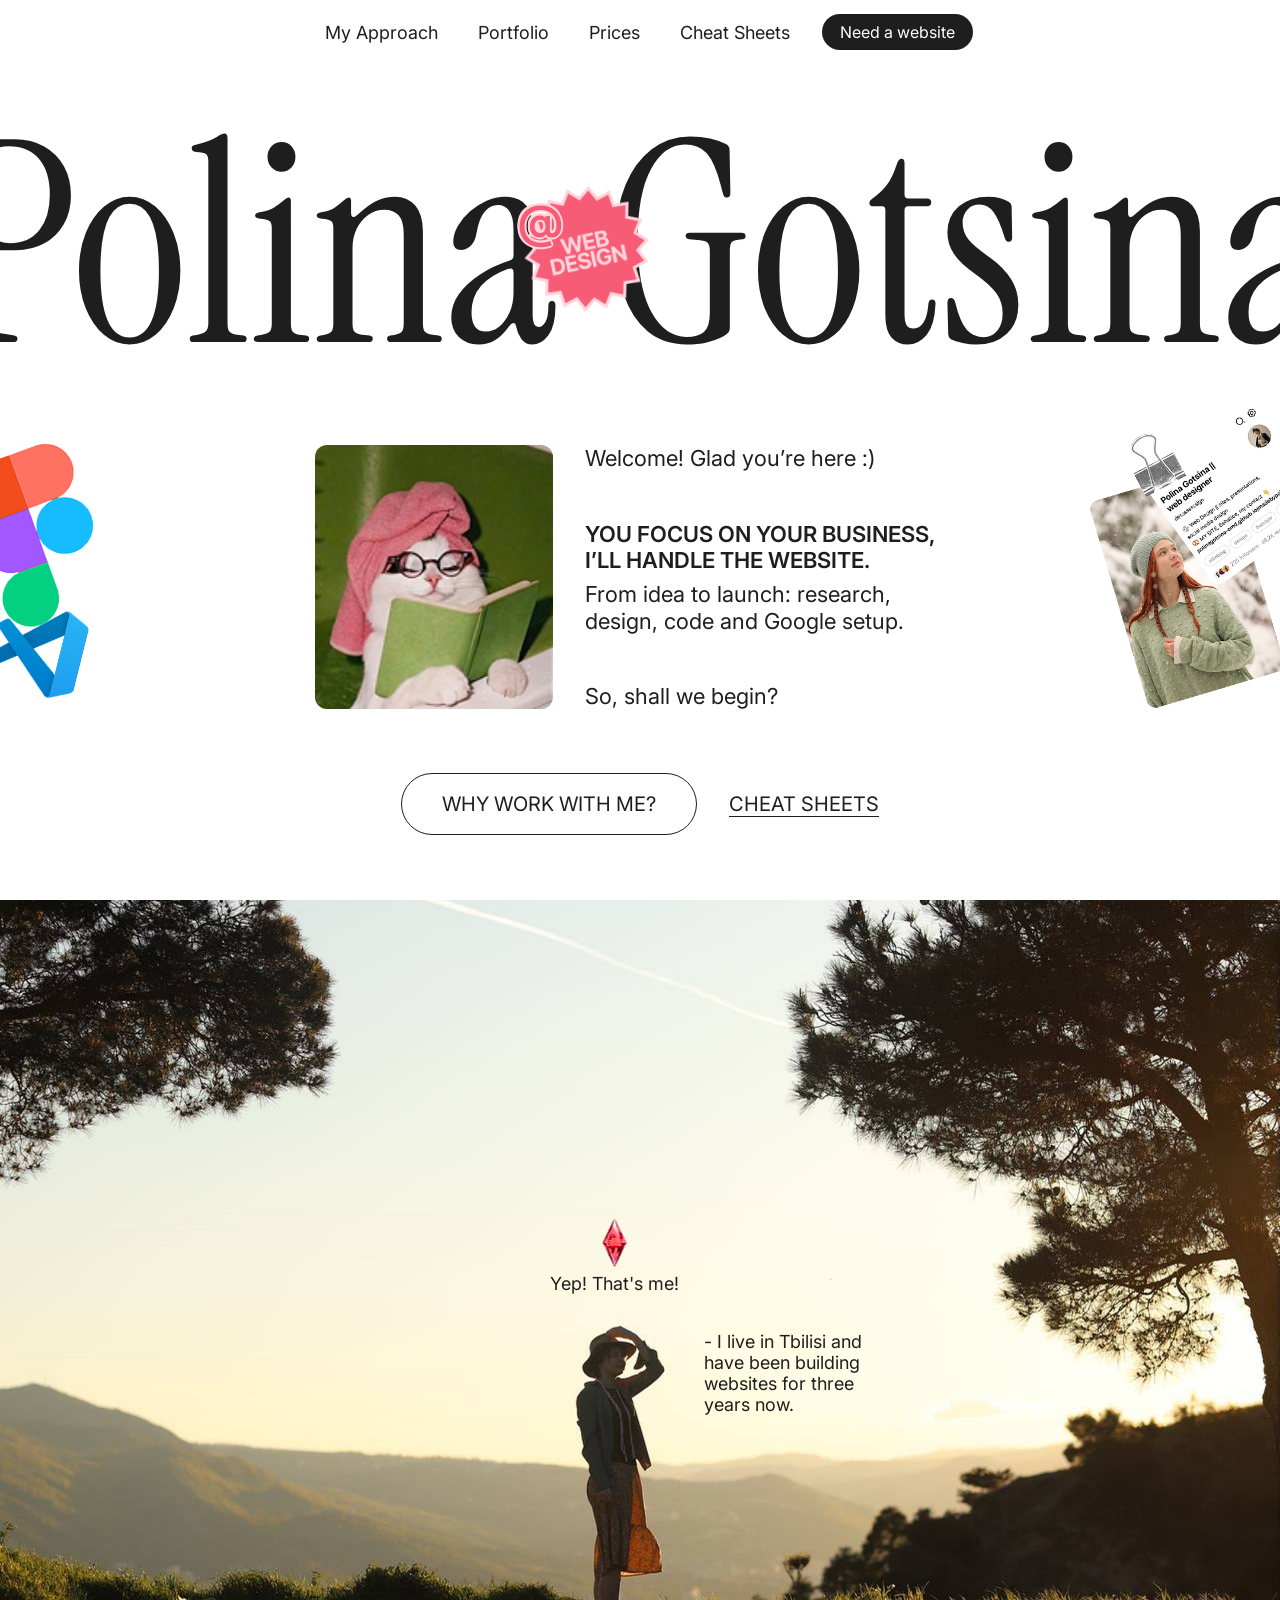
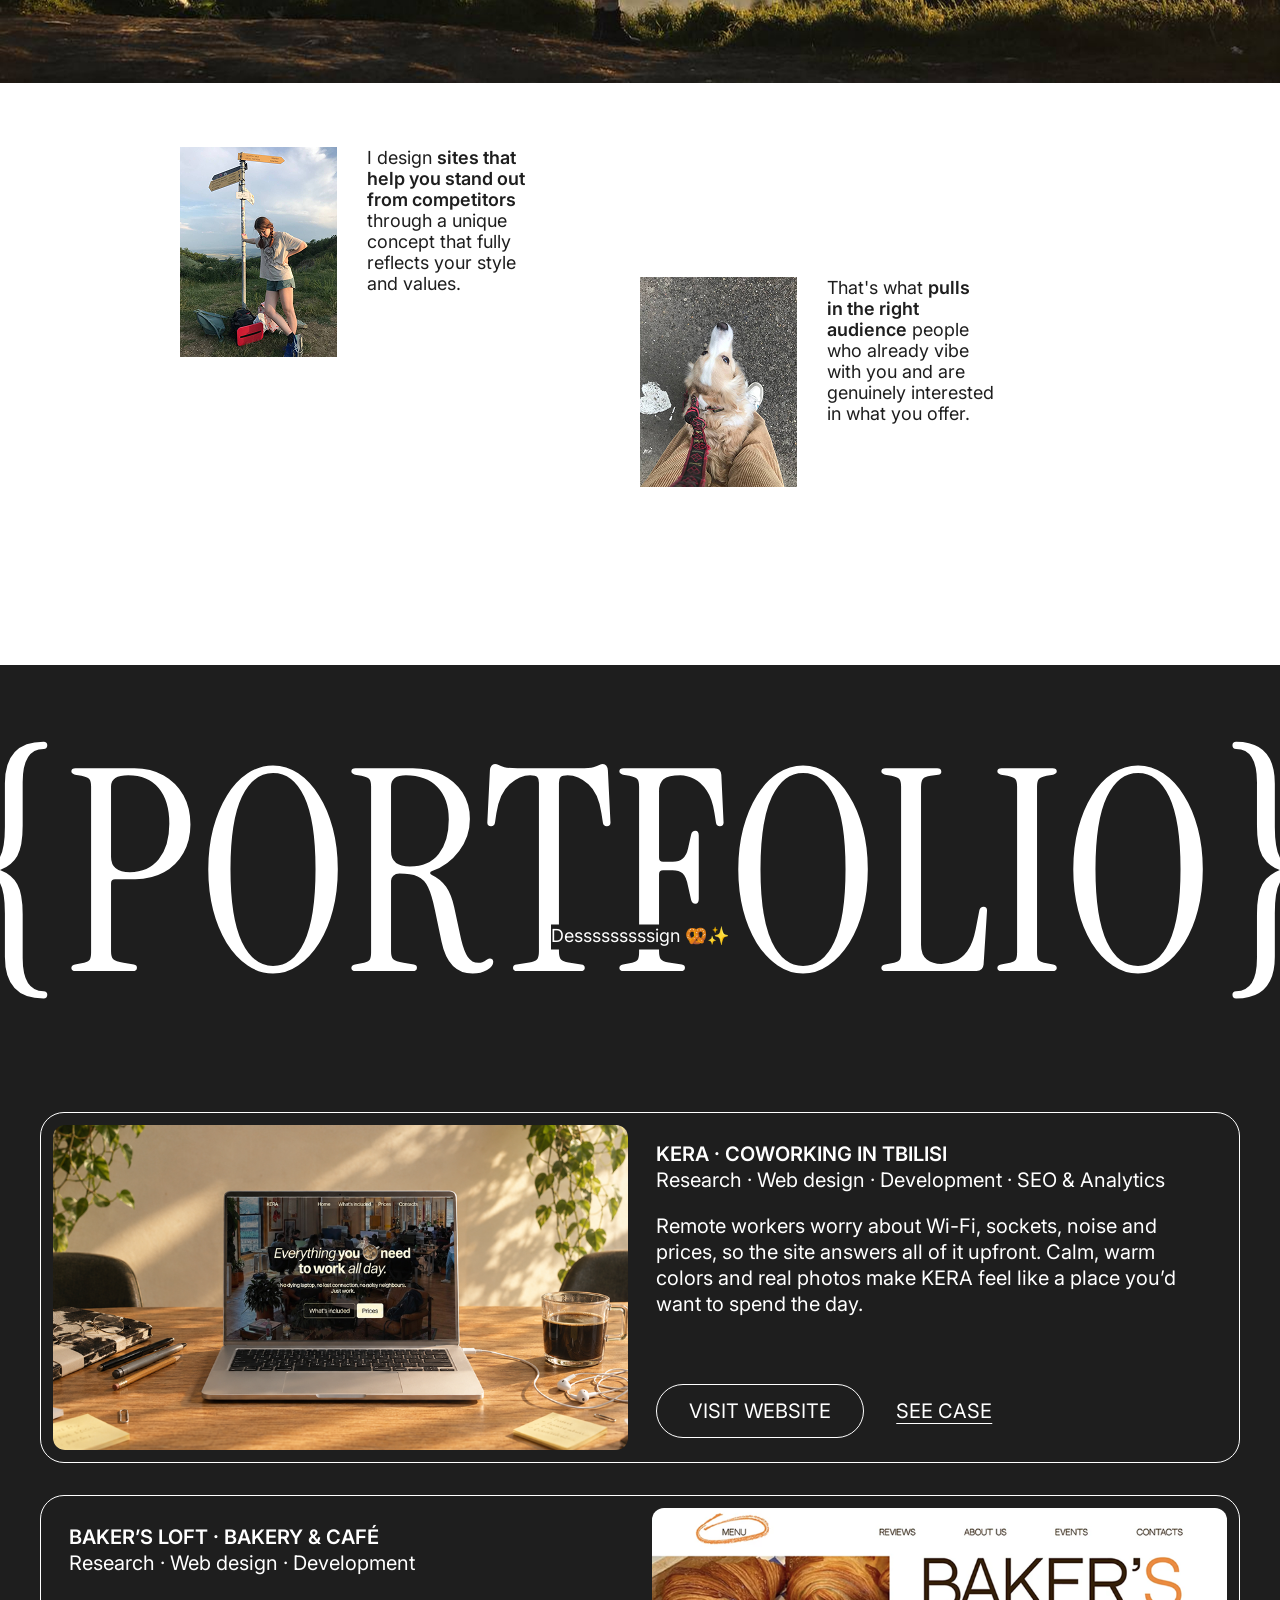
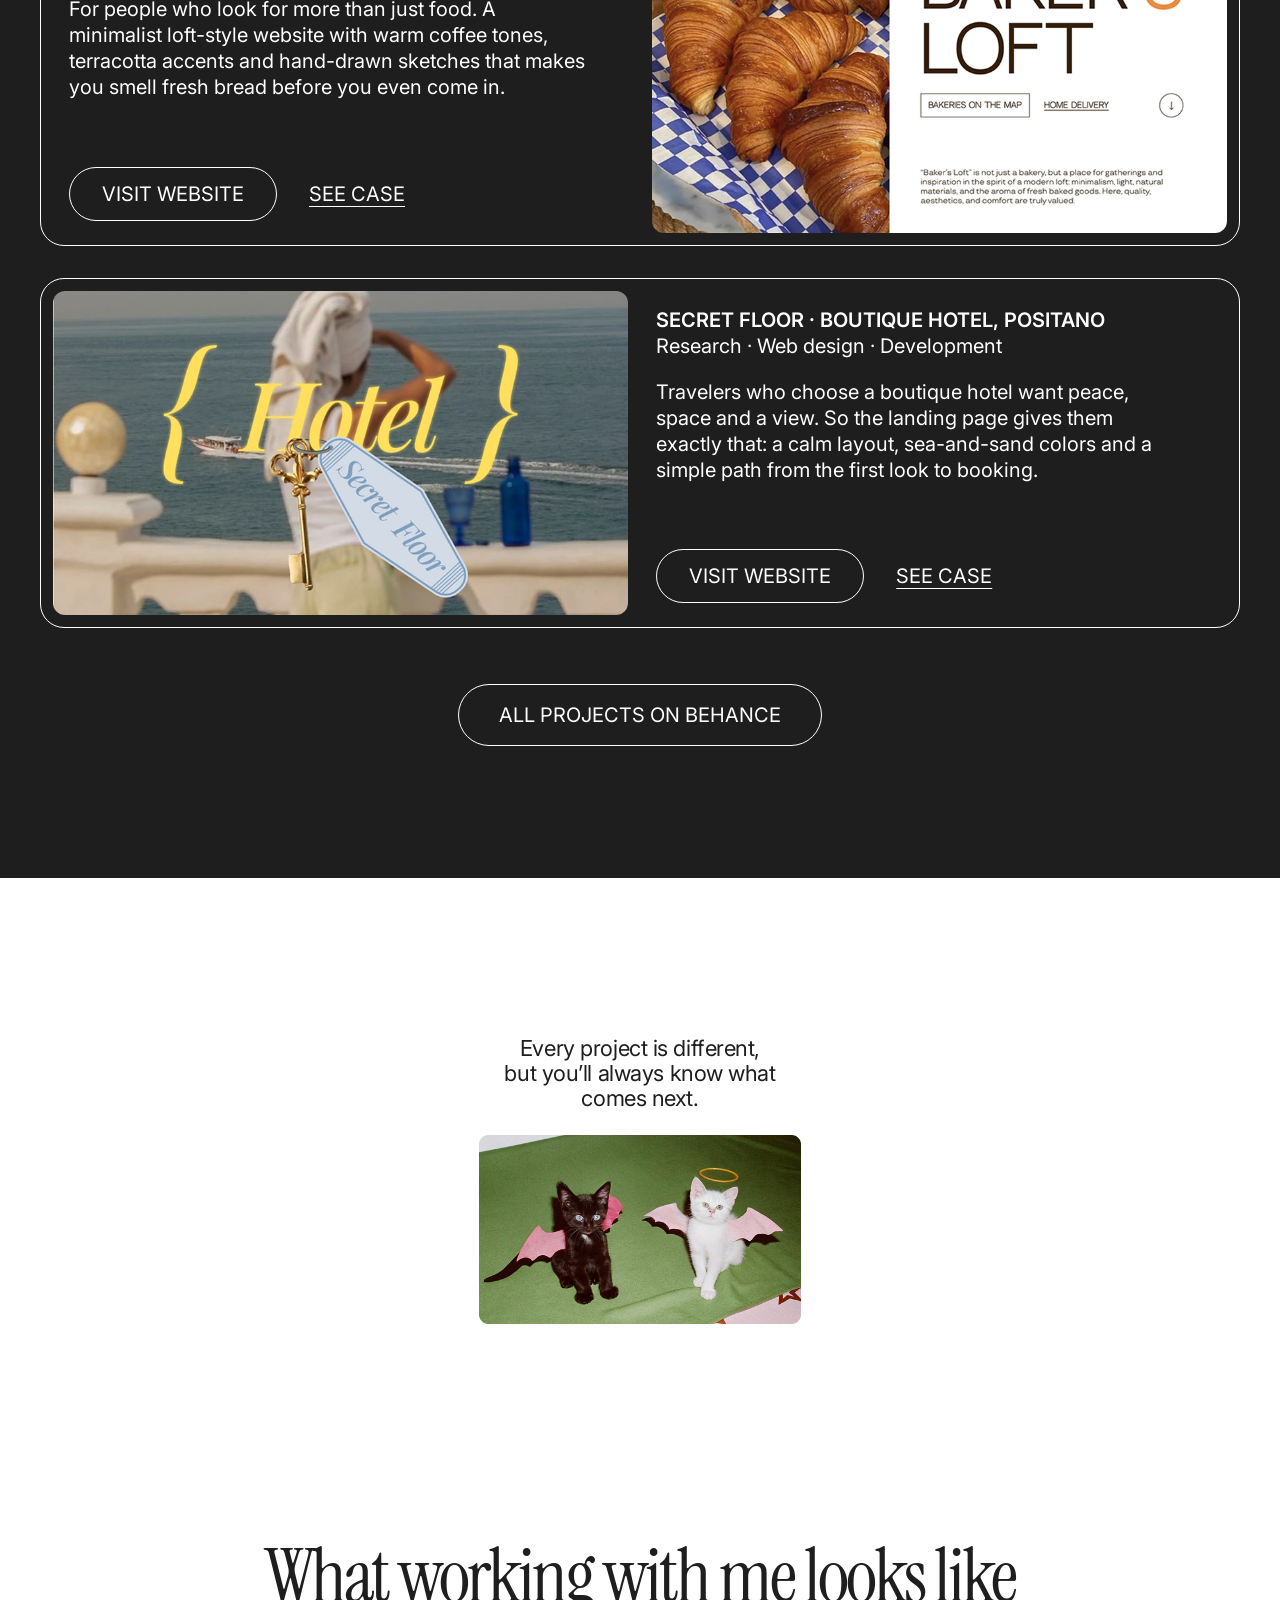
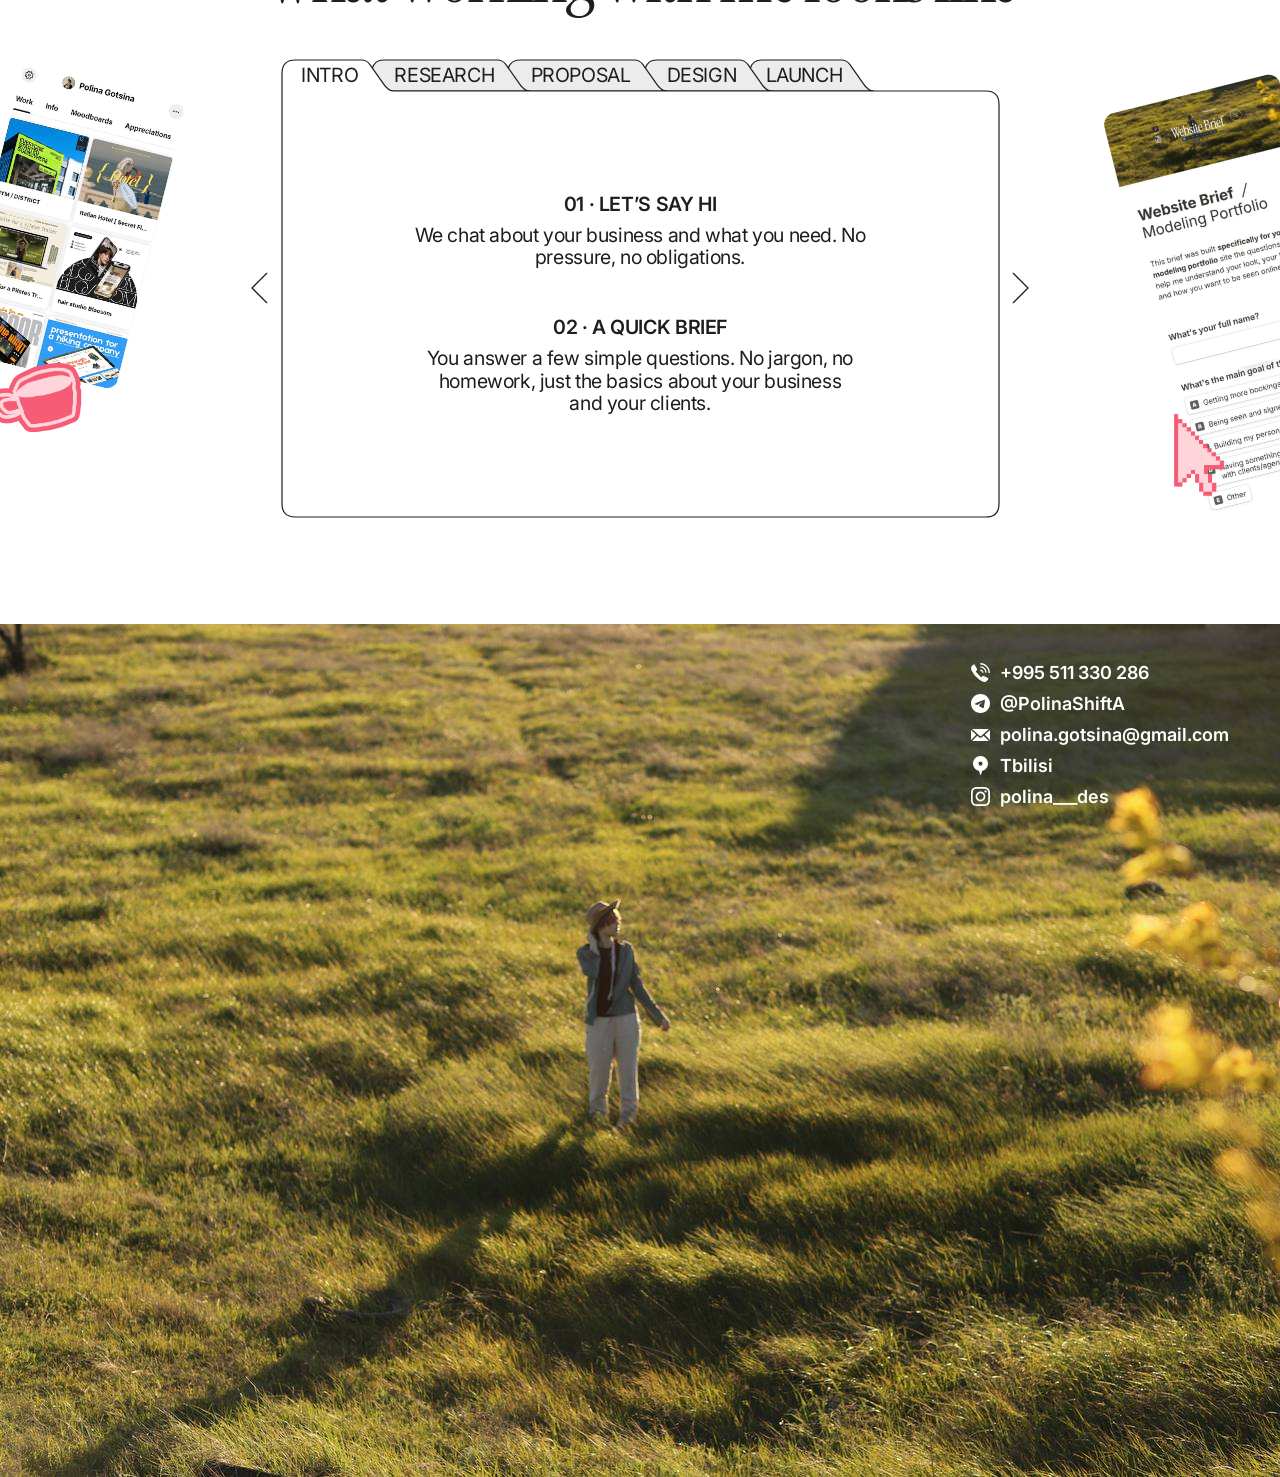
<file: index.html>
﻿<!DOCTYPE html>
<html lang="en">
<head>
    <!-- Google tag (gtag.js) -->
    <script async src="https://www.googletagmanager.com/gtag/js?id=G-1NEPVC8W6R"></script>
    <script>
        window.dataLayer = window.dataLayer || [];
        function gtag(){dataLayer.push(arguments);}
        gtag('js', new Date());
        gtag('config', 'G-1NEPVC8W6R');
    </script>
    <link rel="icon" type="image/png" href="images/dimond.png">
    <meta charset="UTF-8">
    <meta name="viewport" content="width=device-width, initial-scale=1.0">
    <link href="https://fonts.googleapis.com/css2?family=Instrument+Serif&family=Inter:wght@400;500;600&display=swap" rel="stylesheet">
    <title>Polina Gotsina · Web designer in Tbilisi</title>
    <link rel="stylesheet" href="style.css">
    <meta name="google-site-verification" content="RgkSU0inns7EfI-c7jFP0YSj8IY6jX4kxmSwcVBRHnc" />
</head>
<body>
    
    <section class="header">
        <div class="menu_container">
            <nav class="menu_items">
                <a href="#about">My Approach</a>
                <a href="#portfolio">Portfolio</a>
                <a href="#prices">Prices</a>
                <a href="cheat-sheets.html" class="menu_cheat">Cheat Sheets</a>
            </nav>
            <button type="button" class="header_btn">Need a website</button>
        </div>
    </section>


    <section class="home" id="home">
        <div class="heading_container">
            <h1 class="heading">Polina<span class="heading_sticker" aria-hidden="true"><span class="sticker"><img src="images/sticker home.png" alt=""><span class="sticker_at">@</span></span></span> <span class="heading_last">Gotsina</span></h1>
        </div>
        <div class="welcome_container">
            <img src="images/Clip+photos home.png" alt="My profile card" class="home_card">
            <div class="cat_container">
                <div class="cat_left">
                    <img src="images/cat.png" alt="A cat in a towel reading a book" class="home_cat">
                    <img src="images/Figma home.png" alt="Figma" class="home_logo home_figma">
                    <img src="images/VS code home.png" alt="VS Code" class="home_logo home_vscode">
                </div>
                <div class="cat_right">
                    <p class="h2_regular home_hello">Welcome! Glad you’re here :)</p>
                    <div class="home_intro">
                        <h2 class="h2_regular home_title">YOU FOCUS ON YOUR BUSINESS,<br>I’LL HANDLE THE WEBSITE.</h2>
                        <p class="h2_regular home_text">From idea to launch: research, design, code and Google setup.</p>
                    </div>
                    <p class="h2_regular home_begin">So, shall we begin?</p>
                </div>
            </div>
            <div class="home_buttons">
                <a href="#about" class="btn_outline">WHY WORK WITH ME?</a>
                <a href="cheat-sheets.html" class="link_underline">CHEAT SHEETS</a>
            </div>
        </div>
    </section>

    <section class="about_me" id="about">
        <div class="photo_wrapper">
            <img src="images/the hat best one.png" alt="" class="the_hat">
            <div class="sims">
             <img src="images/dimond.png" alt="" class="diamond">
             <h2 class="h2_regular">Yep! That's me!</h2>
            </div>
            <div class="right_text">
             <h2 class="h2_regular">- I live in Tbilisi and have been building websites for three years now.</h2>
            </div>
        </div>
        <div class="full_about_bottom">
            <div class="about_bottom_container">
                <div class="st_block">
                    <img src="images/the hike.png" alt="" class="hike">
                    <h2 class="h2_regular">I design <strong>sites that help you stand out from competitors</strong> through a unique concept that fully reflects your style and values.</h2>
                </div>
                <div class="nd_block">
                    <img src="images/Belka.png" alt="" class="dog">
                    <h2 class="h2_regular">That's what <strong>pulls<br>in the right audience</strong> people who already vibe with you and are genuinely interested<br>in what you offer.</h2>
                </div>
            </div>
        </div>
    </section>

    <section class="PORTFOLIO" id="portfolio">
        <div class="heading_container_portfolio">
            <div class="dessss">
                <h2 class="white h2_regular">Desssssssssign 🥨✨</h2>
            </div>
            <h3 class="parentheses">{</h3>
            <h1 class="heading_portfolio">PORTFOLIO</h1>
            <h3 class="parentheses">}</h3>
        </div>
        <div class="projects">
            <article class="project_card">
                <img src="images/cover kera portfolio.png" alt="KERA coworking website on a laptop" class="project_cover" loading="lazy">
                <div class="project_info">
                    <h3 class="h2_regular white project_title">KERA · COWORKING IN TBILISI</h3>
                    <p class="h2_regular white project_tags">Research · Web design · Development · SEO &amp; Analytics</p>
                    <p class="h2_regular white project_text">Remote workers worry about Wi-Fi, sockets, noise and prices, so the site answers all of it upfront. Calm, warm colors and real photos make KERA feel like a place you’d want to spend the day.</p>
                    <div class="project_links">
                        <a href="https://polinagotsina-cmd.github.io/kera/" class="btn_outline btn_outline_white" target="_blank" rel="noopener">VISIT WEBSITE</a>
                        <!-- TODO: add the Behance case link when it's published -->
                        <a href="#" class="link_underline">SEE CASE</a>
                    </div>
                </div>
            </article>
            <article class="project_card project_card_reverse">
                <img src="images/cover cafe portfolio.png" alt="Baker’s Loft bakery website" class="project_cover" loading="lazy">
                <div class="project_info">
                    <h3 class="h2_regular white project_title">BAKER’S LOFT · BAKERY &amp; CAFÉ</h3>
                    <p class="h2_regular white project_tags">Research · Web design · Development</p>
                    <p class="h2_regular white project_text">For people who look for more than just food. A minimalist loft-style website with warm coffee tones, terracotta accents and hand-drawn sketches that makes you smell fresh bread before you even come in.</p>
                    <div class="project_links">
                        <a href="https://polinagotsina-cmd.github.io/bakers-loft/" class="btn_outline btn_outline_white" target="_blank" rel="noopener">VISIT WEBSITE</a>
                        <a href="https://www.behance.net/gallery/229775993/website-design-bakers-loft" class="link_underline" target="_blank" rel="noopener">SEE CASE</a>
                    </div>
                </div>
            </article>
            <article class="project_card">
                <img src="images/cover hotel portfolio.png" alt="Secret Floor boutique hotel website" class="project_cover" loading="lazy">
                <div class="project_info">
                    <h3 class="h2_regular white project_title">SECRET FLOOR · BOUTIQUE HOTEL, POSITANO</h3>
                    <p class="h2_regular white project_tags">Research · Web design · Development</p>
                    <p class="h2_regular white project_text">Travelers who choose a boutique hotel want peace, space and a view. So the landing page gives them exactly that: a calm layout, sea-and-sand colors and a simple path from the first look to booking.</p>
                    <div class="project_links">
                        <!-- TODO: replace with the live website link when it's ready -->
                        <a href="https://www.behance.net/gallery/249496109/Italian-Hotel-Secret-Floor-" class="btn_outline btn_outline_white" target="_blank" rel="noopener">VISIT WEBSITE</a>
                        <a href="https://www.behance.net/gallery/249496109/Italian-Hotel-Secret-Floor-" class="link_underline" target="_blank" rel="noopener">SEE CASE</a>
                    </div>
                </div>
            </article>
            <a href="https://www.behance.net/422418e2polinades" class="btn_outline btn_outline_white projects_all" target="_blank" rel="noopener">ALL PROJECTS ON BEHANCE</a>
        </div>
    </section>

    <!-- REVIEWS: hidden for now, restore later -->
    <!--
   <section class="rewives" id="reviews">
    <div class="rew_up">
        <div class="rev_up_cont">
            <img src="images/kittens.png" alt="" class="kittens">
            <h2 class="h2_regular">NOW LET'S TAKE A LOOK AT MY REVIEWS</h2>
        </div>
    </div>
    <div class="rew_bottom">
        <h1 class="heding_rew">Reviews</h1>
    </div>
    <div class="rew_list">
        <div class="review_card rev_1">
            <img src="images/ELENA.png" alt="Elena Bobrovnik" class="review_photo">
            <div class="review_content">
                <div class="review_info">
                    <p class="h2_regular review_name">Elena Bobrovnik</p>
                    <div class="review_row">
                        <p class="h2_regular review_order">Order: Website and social media design</p>
                        <a href="#" class="h2_regular review_btn">contact this client</a>
                    </div>
                </div>
                <p class="h2_regular review_text">Polina!

I want to say a huge thank you for your work! On the very first try, you captured the essence and atmosphere I wanted to convey. Everything turned out even better than I imagined — so beautiful, stylish, and full of heart that I keep looking through the guide with genuine delight.

You have an amazing sense of taste and a refined vision — you truly know how to feel and translate an idea into visuals.

I’m so glad I found you! I will happily recommend you to anyone who, like me, values aesthetics and professionalism.</p>
            </div>
        </div>
        <div class="review_card rev_2">
            <img src="images/DEBATE.png" alt="Eldar" class="review_photo">
            <div class="review_content">
                <div class="review_info">
                    <p class="h2_regular review_name">Eldar</p>
                    <div class="review_row">
                        <p class="h2_regular review_order">Order: Website edits and Instagram post creation</p>
                        <a href="#" class="h2_regular review_btn">contact this client</a>
                    </div>
                </div>
                <p class="h2_regular review_text">I am very grateful for all the work you do. Every task is completed on time and always with an excellent result. It's not even necessary to articulate a full brief (TOR) to get wonderful work🙌🫶</p>
            </div>
        </div>
        <div class="review_card rev_3">
            <img src="images/MOM.png" alt="Lyudmila Gotsina" class="review_photo">
            <div class="review_content">
                <div class="review_info">
                    <p class="h2_regular review_name">Lyudmila Gotsina</p>
                    <div class="review_row">
                        <p class="h2_regular review_order">Order: Full website creation</p>
                        <a href="#" class="h2_regular review_btn">contact this client</a>
                    </div>
                </div>
                <p class="h2_regular review_text">I am very grateful for all the work you do. Every task is completed on time and always with an excellent result. It's not even necessary to articulate a full brief (TOR) to get wonderful work🙌🫶</p>
            </div>
        </div>
    </div>
   </section>
    -->

    <section class="prices" id="prices">
        <div class="prices_top">
            <p class="h2_regular prices_lead">Every project is different,<br>but you’ll always know what<br>comes next.</p>
            <img src="images/Cats.png" alt="Two kittens with bat wings, the white one wearing a halo" class="prices_cats" width="542" height="318" loading="lazy">
        </div>
        <h2 class="prices_heading">What working <br class="prices_phone_br">with me looks like</h2>

        <div class="prices_stage">
            <!-- Decorative images. data-deco matches the data-deco of a tab -->
            <div class="prices_deco" data-deco="intro" aria-hidden="true">
                <img src="images/Portfolio.png" alt="" class="deco_portfolio deco_left" loading="lazy">
                <img src="images/Frame 121.png" alt="" class="deco_cup deco_left" loading="lazy">
                <img src="images/Brief.png" alt="" class="deco_brief deco_right" loading="lazy">
                <img src="images/mouse.png" alt="" class="deco_mouse deco_right" loading="lazy">
            </div>
            <div class="prices_deco" data-deco="research" aria-hidden="true">
                <img src="images/audience.png" alt="" class="deco_audience deco_left" loading="lazy">
                <img src="images/user flow.png" alt="" class="deco_flow deco_left" loading="lazy">
                <img src="images/fonts.png" alt="" class="deco_fonts deco_right" loading="lazy">
            </div>
            <div class="prices_deco" data-deco="proposal" aria-hidden="true">
                <img src="images/proposal.png" alt="" class="deco_proposal deco_left" loading="lazy">
                <img src="images/work.png" alt="" class="deco_work deco_left" loading="lazy">
                <img src="images/folder ( about us ).png" alt="" class="deco_folder deco_right" loading="lazy">
                <img src="images/proposal 2.png" alt="" class="deco_proposal2 deco_right" loading="lazy">
            </div>
            <div class="prices_deco" data-deco="design" aria-hidden="true">
                <img src="images/VS code.png" alt="" class="deco_vscode deco_left" loading="lazy">
                <img src="images/Figma bar.png" alt="" class="deco_figmabar deco_right" loading="lazy">
                <img src="images/Figma.png" alt="" class="deco_figma deco_right" loading="lazy">
            </div>
            <div class="prices_deco" data-deco="phone-start" aria-hidden="true">
                <img src="images/Brief.png" alt="" class="deco_phone_brief deco_left" loading="lazy">
                <img src="images/mouse.png" alt="" class="deco_phone_mouse deco_right" loading="lazy">
            </div>
            <div class="prices_deco" data-deco="phone-design" aria-hidden="true">
                <img src="images/Figma.png" alt="" class="deco_phone_figma deco_left" loading="lazy">
                <img src="images/proposal 2.png" alt="" class="deco_phone_proposal deco_right" loading="lazy">
                <img src="images/VS code.png" alt="" class="deco_phone_vscode deco_left" loading="lazy">
            </div>

            <div class="prices_folder">
                <!-- The folder outline is drawn here by script.js -->
                <svg class="prices_shape" aria-hidden="true"></svg>

                <!-- data-steps: which steps from the panel below each tab shows -->
                <div class="prices_tabs prices_tabs_desktop" role="tablist" aria-label="Steps of working together">
                    <button type="button" class="prices_tab" role="tab" id="prices_tab_intro" aria-controls="prices_panel" data-steps="1 2" data-deco="intro">INTRO</button>
                    <button type="button" class="prices_tab" role="tab" id="prices_tab_research" aria-controls="prices_panel" data-steps="3" data-deco="research">RESEARCH</button>
                    <button type="button" class="prices_tab" role="tab" id="prices_tab_proposal" aria-controls="prices_panel" data-steps="4" data-deco="proposal">PROPOSAL</button>
                    <button type="button" class="prices_tab" role="tab" id="prices_tab_design" aria-controls="prices_panel" data-steps="5" data-deco="design">DESIGN</button>
                    <button type="button" class="prices_tab" role="tab" id="prices_tab_launch" aria-controls="prices_panel" data-steps="6 7">LAUNCH</button>
                </div>
                <div class="prices_tabs prices_tabs_phone" role="tablist" aria-label="Steps of working together">
                    <button type="button" class="prices_tab" role="tab" id="prices_tab_phone_start" aria-controls="prices_panel" data-steps="1 2 3" data-deco="phone-start">START</button>
                    <button type="button" class="prices_tab" role="tab" id="prices_tab_phone_design" aria-controls="prices_panel" data-steps="4 5" data-deco="phone-design">DESIGN&amp;DEVELOPMENT</button>
                    <button type="button" class="prices_tab" role="tab" id="prices_tab_phone_launch" aria-controls="prices_panel" data-steps="6 7">LAUNCH</button>
                </div>

                <div class="prices_panel" id="prices_panel" role="tabpanel" tabindex="0">
                    <div class="prices_step prices_step_wide" data-step="1">
                        <h3 class="h2_regular prices_step_title">01 · LET’S SAY HI</h3>
                        <p class="h2_regular">We chat about your business and what you need. No pressure, no obligations.</p>
                    </div>
                    <div class="prices_step prices_step_medium" data-step="2">
                        <h3 class="h2_regular prices_step_title">02 · A QUICK BRIEF</h3>
                        <p class="h2_regular">You answer a few simple questions. No jargon, no homework, just the basics about your business and your clients.</p>
                    </div>
                    <div class="prices_step" data-step="3" hidden>
                        <h3 class="h2_regular prices_step_title">03 · RESEARCH</h3>
                        <p class="h2_regular">I study your audience and competitors: what your clients care about, what worries them and what makes them choose one place over another. These insights become the base of your website.</p>
                    </div>
                    <div class="prices_step prices_step_narrow" data-step="4" hidden>
                        <h3 class="h2_regular prices_step_title">04 · YOUR PROPOSAL</h3>
                        <p class="h2_regular">We talk on a call or in chat, whatever is easier for you.</p>
                        <p class="h2_regular">I share what I found and how I’d use it on your website, with a clear timeline and price for your business.</p>
                    </div>
                    <div class="prices_step prices_step_narrow" data-step="5" hidden>
                        <h3 class="h2_regular prices_step_title">05 · DESIGN, STEP BY STEP</h3>
                        <p class="h2_regular">I start with a few options for the first screen, and we choose one together.</p>
                        <p class="h2_regular">Then I design the rest, and we approve it step by step. You can peek into my Figma anytime to see how it’s going. Revisions are unlimited, within reason&nbsp;🙂</p>
                    </div>
                    <div class="prices_step prices_step_wide" data-step="6" hidden>
                        <h3 class="h2_regular prices_step_title">06 · LAUNCH</h3>
                        <p class="h2_regular">I build the website in code, publish it and connect your domain if you need one. Then I set up Google Analytics, Search Console and SEO, so people can actually find you.</p>
                    </div>
                    <div class="prices_step prices_step_wide" data-step="7" hidden>
                        <h3 class="h2_regular prices_step_title">07 · IT’S ALL YOURS</h3>
                        <p class="h2_regular">You get full access and a simple way to edit the site yourself. And I stay in touch: if something goes wrong or you have a question, just write.</p>
                    </div>
                </div>

                <button type="button" class="prices_arrow prices_arrow_prev" aria-label="Previous step">
                    <svg viewBox="0 0 18 32" width="18" height="32" aria-hidden="true">
                        <path d="M17 1L2 16L17 31" fill="none" stroke="currentColor" stroke-width="1.3"/>
                    </svg>
                </button>
                <button type="button" class="prices_arrow prices_arrow_next" aria-label="Next step">
                    <svg viewBox="0 0 18 32" width="18" height="32" aria-hidden="true">
                        <path d="M1 1L16 16L1 31" fill="none" stroke="currentColor" stroke-width="1.3"/>
                    </svg>
                </button>
            </div>
        </div>

        <!-- TODO: price cards go here -->
    </section>

    <section class="contacts" id="contacts">
        <img src="images/contacts_bg.png" alt="" class="contacts_bg" width="1280" height="853">
        <div class="contacts_list">
            <div class="contact_item">
                <img src="images/icon_phone.svg" alt="" class="contact_icon">
                <span class="h2_regular white"><strong>+995 511 330 286</strong></span>
            </div>
            <div class="contact_item">
                <img src="images/icon_telegram.svg" alt="" class="contact_icon">
                <span class="h2_regular white"><strong>@PolinaShiftA</strong></span>
            </div>
            <div class="contact_item">
                <img src="images/icon_email.svg" alt="" class="contact_icon">
                <span class="h2_regular white"><strong>polina.gotsina@gmail.com</strong></span>
            </div>
            <div class="contact_item">
                <img src="images/icon_location.svg" alt="" class="contact_icon">
                <span class="h2_regular white"><strong>Tbilisi</strong></span>
            </div>
            <div class="contact_item">
                <img src="images/icon_instagram.svg" alt="" class="contact_icon">
                <span class="h2_regular white"><strong>polina___des</strong></span>
            </div>
        </div>
    </section>

    <dialog class="popup" aria-label="Contact form" autofocus>
        <div class="popup_inner">
            <button type="button" class="popup_close" aria-label="Close">
                <svg viewBox="0 0 16 16" width="16" height="16" aria-hidden="true">
                    <path d="M1 1L15 15M15 1L1 15" fill="none" stroke="currentColor" stroke-width="1.3"/>
                </svg>
            </button>

            <div class="popup_state" data-state="form">
                <h2 class="popup_title">Let's Make It</h2>
                <p class="popup_text popup_subtitle">Fill out the form below, or skip it and write to me directly. I read everything and reply within 24 hours.</p>
                <form class="popup_form" action="https://formspree.io/f/xqpewoyy" method="POST" novalidate>
                    <input type="hidden" name="_subject" value="New project request from portfolio">
                    <input type="text" name="_gotcha" class="popup_honeypot" tabindex="-1" autocomplete="off" aria-hidden="true">
                    <div class="popup_fields">
                        <label class="popup_field">
                            <span class="popup_label">Name</span>
                            <input type="text" name="name" class="popup_input" autocomplete="name" required>
                        </label>
                        <label class="popup_field">
                            <span class="popup_label">How can I reach you? (email, phone, WhatsApp, Instagram)</span>
                            <input type="text" name="contact" class="popup_input" required>
                        </label>
                        <label class="popup_field">
                            <span class="popup_label">Tell me about your project (your field, name, concept etc)</span>
                            <textarea name="project" class="popup_input popup_textarea" rows="1" required></textarea>
                        </label>
                        <label class="popup_field">
                            <span class="popup_label">Any sites you like? (links)</span>
                            <input type="text" name="links" class="popup_input">
                        </label>
                    </div>
                    <div class="popup_footer">
                        <div class="popup_buttons">
                            <button type="submit" class="btn_pill popup_btn popup_btn_primary">SUBMIT</button>
                            <button type="button" class="btn_pill popup_btn popup_write">WRITE DIRECTLY</button>
                        </div>
                        <p class="popup_error" role="alert" hidden>oops, something's missing or went wrong.<br>check the form and try again</p>
                    </div>
                </form>
            </div>

            <div class="popup_state" data-state="thanks" hidden>
                <h2 class="popup_title">Yaaay, Got It!</h2>
                <p class="popup_text">Thanks for writing! I'll reply within 24 hours.<br>Can't wait to see what we make 🥨✨</p>
                <button type="button" class="btn_pill popup_btn popup_done">CLOSE</button>
            </div>

            <div class="popup_state popup_state_socials" data-state="socials" hidden>
                <button type="button" class="popup_back">
                    <svg viewBox="0 0 16 16" width="14" height="14" aria-hidden="true">
                        <path d="M15 8H2M7 3L2 8L7 13" fill="none" stroke="currentColor" stroke-width="1.3"/>
                    </svg>
                    back to form
                </button>
                <p class="popup_text">Pick whatever's easiest for you.<br>I'll reply within 24 hours.</p>
                <nav class="popup_socials">
                    <a href="#" class="btn_pill popup_btn popup_social" target="_blank" rel="noopener">EMAIL</a>
                    <a href="#" class="btn_pill popup_btn popup_social" target="_blank" rel="noopener">WHATSAPP</a>
                    <a href="https://www.instagram.com/made_by_polina/" class="btn_pill popup_btn popup_social" target="_blank" rel="noopener">INSTAGRAM</a>
                    <a href="https://www.threads.com/@dessssssssign" class="btn_pill popup_btn popup_social" target="_blank" rel="noopener">THREADS</a>
                    <a href="#" class="btn_pill popup_btn popup_social" target="_blank" rel="noopener">TELEGRAM</a>
                    <a href="#" class="btn_pill popup_btn popup_social" target="_blank" rel="noopener">BEHANCE</a>
                </nav>
            </div>
        </div>
    </dialog>

<script src="script.js"></script>
</body>
</html>
</file>
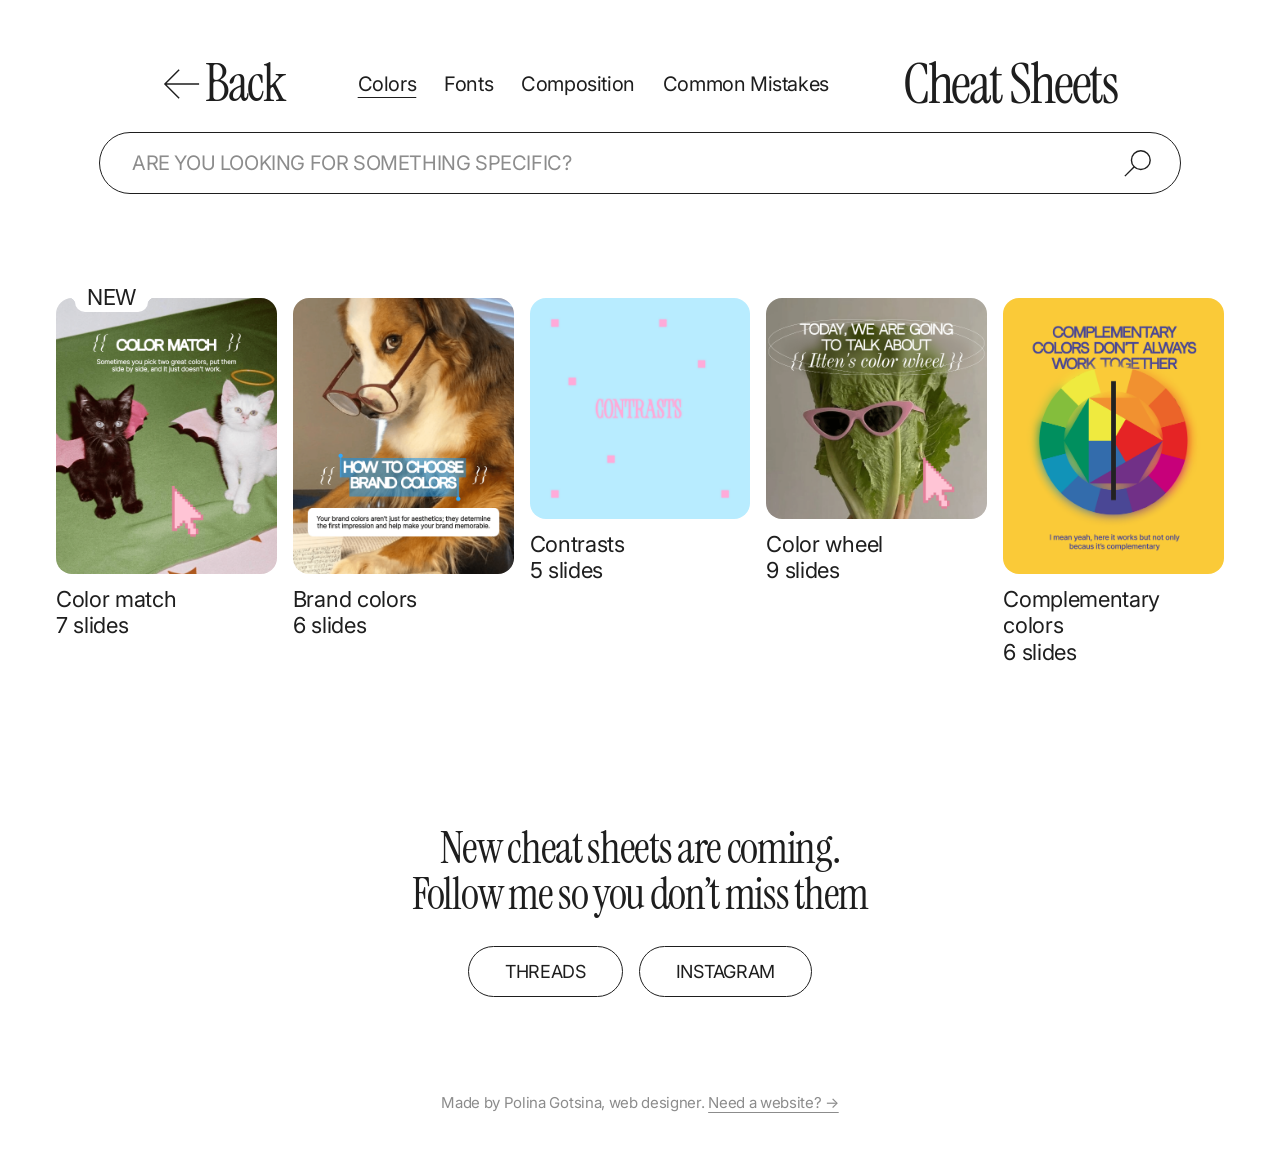
<file: cheat-sheets.html>
<!DOCTYPE html>
<html lang="en">
<head>
    <!-- Google tag (gtag.js) -->
    <script async src="https://www.googletagmanager.com/gtag/js?id=G-1NEPVC8W6R"></script>
    <script>
        window.dataLayer = window.dataLayer || [];
        function gtag(){dataLayer.push(arguments);}
        gtag('js', new Date());
        gtag('config', 'G-1NEPVC8W6R');
    </script>
    <link rel="icon" type="image/png" href="images/dimond.png">
    <meta charset="UTF-8">
    <meta name="viewport" content="width=device-width, initial-scale=1.0">
    <link href="https://fonts.googleapis.com/css2?family=Instrument+Serif&family=Inter:wght@400;500;600&display=swap" rel="stylesheet">
    <title>Free Design Cheat Sheets · Polina Gotsina</title>
    <meta name="description" content="Free visual cheat sheets for designers: color matching, brand colors, contrast, the color wheel and complementary colors. Swipe through the slides, share them or save them as a PDF.">
    <link rel="canonical" href="https://polinagotsina-cmd.github.io/madebypolina/cheat-sheets.html">

    <!-- Open Graph (link previews in Threads, Instagram, Telegram etc.) -->
    <meta property="og:type" content="website">
    <meta property="og:site_name" content="Polina Gotsina">
    <meta property="og:title" content="Free Design Cheat Sheets · Polina Gotsina">
    <meta property="og:description" content="Free visual cheat sheets for designers: colors, fonts, composition and common mistakes.">
    <meta property="og:url" content="https://polinagotsina-cmd.github.io/madebypolina/cheat-sheets.html">
    <meta property="og:image" content="https://polinagotsina-cmd.github.io/madebypolina/images/cheatsheets/color-match/1.png">
    <meta property="og:image:width" content="1080">
    <meta property="og:image:height" content="1350">
    <meta property="og:image:alt" content="Color match cheat sheet cover: two kittens with bat wings on a green blanket">
    <meta name="twitter:card" content="summary_large_image">

    <link rel="stylesheet" href="style.css">
    <link rel="stylesheet" href="cheat-sheets.css">
    <meta name="google-site-verification" content="RgkSU0inns7EfI-c7jFP0YSj8IY6jX4kxmSwcVBRHnc" />
</head>
<body class="cs_page">

    <header class="cs_header">
        <a href="index.html" class="cs_back">
            <svg viewBox="0 0 40 40" width="40" height="40" aria-hidden="true">
                <path d="M38 20H3M17 5L2 20L17 35" fill="none" stroke="currentColor" stroke-width="1.5"/>
            </svg>
            Back
        </a>

        <h1 class="cs_title">Cheat Sheets</h1>

        <!-- Filled from CHEATSHEET_CATEGORIES in js/cheatsheets.js -->
        <nav class="cs_tabs" aria-label="Categories"></nav>

        <div class="cs_search" role="search">
            <label for="cs_search_input" class="cs_visually_hidden">Search cheat sheets</label>
            <input type="search" id="cs_search_input" class="cs_search_input"
                   placeholder="ARE YOU LOOKING FOR SOMETHING SPECIFIC?"
                   data-placeholder-phone="LOOKING FOR SOMETHING?"
                   autocomplete="off" spellcheck="false">
            <svg class="cs_search_icon" viewBox="0 0 32 32" width="30" height="30" aria-hidden="true">
                <circle cx="19" cy="13" r="10" fill="none" stroke="currentColor" stroke-width="1.5"/>
                <path d="M12 20L2 30" fill="none" stroke="currentColor" stroke-width="1.5"/>
            </svg>
        </div>
    </header>

    <main class="cs_main">
        <!-- Cards are built by js/cheat-sheets-page.js -->
        <div class="cs_grid" id="cs_grid"></div>
        <p class="cs_message" id="cs_message" role="status" hidden></p>
    </main>

    <footer class="cs_footer">
        <p class="cs_footer_text">New cheat sheets are coming.<br>Follow me so you don’t miss them</p>
        <div class="cs_footer_links">
            <a href="https://www.threads.com/@dessssssssign" class="btn_outline" target="_blank" rel="noopener">THREADS</a>
            <a href="https://www.instagram.com/made_by_polina/" class="btn_outline" target="_blank" rel="noopener">INSTAGRAM</a>
        </div>
        <p class="cs_footer_made">Made by Polina Gotsina, web designer. <a href="index.html" class="cs_footer_site">Need a website? →</a></p>
    </footer>

    <!-- Slides popup -->
    <dialog class="cs_viewer" aria-labelledby="cs_viewer_title">
        <h2 class="cs_visually_hidden" id="cs_viewer_title"></h2>

        <div class="cs_viewer_bar">
            <div class="cs_viewer_actions">
                <button type="button" class="cs_pill cs_share">
                    <svg viewBox="0 0 16 16" width="14" height="14" aria-hidden="true">
                        <path d="M8 10V1.5M4.5 5L8 1.5L11.5 5M3 8v6.5h10V8" fill="none" stroke="currentColor" stroke-width="1.3"/>
                    </svg>
                    Share
                </button>
                <button type="button" class="cs_pill cs_pdf">
                    <svg viewBox="0 0 16 16" width="14" height="14" aria-hidden="true">
                        <path d="M8 1.5V10M4.5 6.5L8 10L11.5 6.5M2 14.5h12" fill="none" stroke="currentColor" stroke-width="1.3"/>
                    </svg>
                    <span class="cs_pdf_label">Save PDF</span>
                </button>
                <span class="cs_toast" role="status" aria-live="polite"></span>
            </div>
            <span class="cs_counter" aria-live="polite"></span>
            <button type="button" class="cs_close" aria-label="Close">
                <svg viewBox="0 0 16 16" width="16" height="16" aria-hidden="true">
                    <path d="M1 1L15 15M15 1L1 15" fill="none" stroke="currentColor" stroke-width="1.3"/>
                </svg>
            </button>
        </div>

        <div class="cs_stage">
            <img class="cs_slide" alt="" decoding="async">
            <button type="button" class="cs_arrow cs_arrow_prev" aria-label="Previous slide">
                <svg viewBox="0 0 24 24" width="22" height="22" aria-hidden="true">
                    <path d="M22 12H3M10 4L2 12L10 20" fill="none" stroke="currentColor" stroke-width="1.4"/>
                </svg>
            </button>
            <button type="button" class="cs_arrow cs_arrow_next" aria-label="Next slide">
                <svg viewBox="0 0 24 24" width="22" height="22" aria-hidden="true">
                    <path d="M2 12H21M14 4L22 12L14 20" fill="none" stroke="currentColor" stroke-width="1.4"/>
                </svg>
            </button>
        </div>

        <div class="cs_thumbs" aria-label="Slides"></div>
    </dialog>

<script src="js/cheatsheets.js"></script>
<script src="js/cheat-sheets-page.js"></script>
</body>
</html>
</file>
<file: style.css>
:root {
  --grey:#1E1E1E 
}

html, body {
  scrollbar-width: none;
  -ms-overflow-style: none;
  max-width: 100%;
  overflow-x: hidden;
}

html::-webkit-scrollbar,
body::-webkit-scrollbar {
  display: none;
}

body {
  margin: 0;
  padding: 0;
}

#home, #about, #portfolio, #reviews, #prices, #contacts {
  scroll-margin-top: 80px;
}

.header {
  position: fixed;
  top: 0;
  width: 100%;
  z-index: 99;
  display: flex;
  justify-content: center;
}

.menu_container {
  background-color: white;
  border-radius: 50px;
  padding: 6px 6px 6px 24px;
  width: fit-content;
  margin-top: 8px;
  display: flex;
  justify-content: center;
  align-items: center;
  gap: 32px;
}

.header_btn {
  padding: 8px 18px;
  font-family: 'Inter', sans-serif;
  font-size: 16px;
  letter-spacing: -2%;
  white-space: nowrap;
  color: white;
  background-color: var(--grey);
  border: none;
  border-radius: 50px;
  cursor: pointer;
  transition: opacity 0.2s ease;
}

.header_btn:hover {
  opacity: 0.85;
}







.PORTFOLIO {
  padding-bottom: 132px;
  background-color: var(--grey);
}






.heading {
  margin: 0;
  font-family: 'Instrument Serif', serif;
  font-size: 22vw;
  line-height: 1;
  white-space: nowrap;
  color: var(--grey);
  font-weight: 100;
  letter-spacing: -4%;

  opacity: 0;
  transform: translateY(-4vw);
  transition: opacity 1s ease, transform 1s ease;
}

.heading.is-visible {
  opacity: 1;
  transform: translateY(0);
}

.menu_items a {
  font-family: 'Inter', sans-serif;
  font-weight: 400;
  font-size: 18px;
  letter-spacing: -2%;
  color: var(--grey);
  text-decoration: none;
}

.menu_items {
  display: flex;
  gap: 40px;
}


.h2_regular {
  margin: 0;
  font-family: 'Inter', sans-serif;
  font-weight: 400;
  font-size: 18px;
  letter-spacing: -2%;
  color: var(--grey);
  text-decoration: none;
}


.the_hat {
  width: 100%;
  display: block;
}

.sims {
  position: absolute;
  z-index: 9;
  top: 40%;
  left: 48%;
  transform: translateX(-50%);
  width: fit-content;
  display: flex;
  flex-direction: column;
  align-items: center;
}

.right_text {
  position: absolute;
  z-index: 9;
  top: 55%;
  left: 55%;
  width: 200px; 
}

.full_about_bottom {
  width: 100%;
  background-color: white;
  display: flex;
  justify-content: center;
}

.photo_wrapper {
  position: relative;
  margin-bottom: 0;
  height: fit-content;
}

.about_bottom_container {
  margin-block: 64px;
  margin-bottom: 178px;
}

.st_block {
  display: flex;
  gap: 30px;
  width: 350px;
}

.nd_block {
  margin-top: -80px;
  margin-right: 100px;
  padding-left: 460px;
  display: flex;
  gap: 30px;
  width: 360px;
}

.h2_regular strong {
  font-weight: 600;
}

.heading_container_portfolio{
  display: flex;
  position: relative;
  justify-content: center;
  align-items: center;
}

.heading_portfolio {
  margin-top: 20px;
  margin-bottom: 0;
  font-family: 'Instrument Serif', serif;
  font-size: 22vw;
  color: white;
  font-weight: 100;
  letter-spacing: -4%;
}

.parentheses{
  margin: 0;
  font-family: 'Instrument Serif', serif;
  font-size: 24vw;
  color: white;
  font-weight: 100;
  letter-spacing: -4%;
}

.white {
  color: white;
}

.dessss {
  padding-bottom: 4px;
  background-color: var(--grey);
  position: absolute;
  left: auto; 
  top: 68%;
  transform: translateY(-50%);
}


.btn_pill {
  font-family: 'Inter', sans-serif;
  font-weight: 400;
  font-size: 18px;
  letter-spacing: -2%;
  color: white;
  border: 1px solid white; 
  border-radius: 50px;
  text-decoration: none;
  white-space: nowrap; 
  border: 1px solid white;         /* добавляем обводку */
  border-radius: 50px;
  padding: 4px 10px;
}


.rev_up_cont {
  display: flex;
  gap: 12px;
  width: 460px;
  margin-top: 20vw;
  margin-bottom: 0vw;
}

.kittens {
  width: 300px;
  height: auto;
}

.rew_up {
  display: flex;
  justify-content: center;
}

.rew_bottom {
  display: flex;
  justify-content: center;
}

.heding_rew {
  font-family: 'Instrument Serif', serif;
  font-size: 22vw;
  color: var(--grey);
  font-weight: 100;
  letter-spacing: -4%;
}

.rew_list {
  width: 100%;
  padding-bottom: 8vw;
}

.review_card {
  display: flex;
  gap: 2.8vw;
  margin-top: 8vw;
}

.review_photo {
  flex-shrink: 0;
  width: 14.6vw;
  height: 14.6vw;
  object-fit: cover;
  border-radius: 6px;
  display: block;
}

.review_content {
  display: flex;
  flex-direction: column;
  gap: 2.2vw;
  max-width: 45vw;
}

.review_row {
  display: flex;
  justify-content: space-between;
  align-items: flex-start;
  gap: 20px;
}

.review_name,
.review_order {
  font-weight: 600;
}

.review_btn {
  flex-shrink: 0;
  border: 1px solid var(--grey);
  border-radius: 36px;
  padding: 4px 10px;
  text-decoration: none;
  white-space: nowrap;
}

.review_arrow {
  width: 0.83vw;
  height: 0.83vw;
  margin-left: 4px;
  vertical-align: middle;
}

.rev_1 {
  margin-left: 8.9vw;
  margin-top: 4vw;
}

.rev_2 {
  margin-left: 25.1vw;
}

.rev_3 {
  margin-left: 10vw;
}

.contacts {
  position: relative;
  z-index: 5;
  width: 100%;
  background-color: white;
}

.contacts_bg {
  width: 100%;
  height: auto;
  aspect-ratio: 1280 / 853;
  display: block;
}

.contacts_list {
  position: absolute;
  top: 3vw;
  right: 4vw;
  display: flex;
  flex-direction: column;
  gap: 10px;
}

.contact_item {
  display: flex;
  align-items: center;
  gap: 10px;
}

.contact_icon {
  width: 19px;
  height: 19px;
  object-fit: contain;
  flex-shrink: 0;
  display: block;
}


/* Home */

.home {
  position: relative;
  min-height: 100vh;
  min-height: 100svh;
  box-sizing: border-box;
  padding-block: 7vw 48px;
  display: flex;
  flex-direction: column;
  justify-content: center;
}

.heading_container {
  display: flex;
  justify-content: center;
}

/* Zero-size anchor between the two words, the sticker is centered on it */
.heading_sticker {
  position: relative;
  display: inline-block;
  width: 0;
  height: 0;
}

.sticker {
  position: absolute;
  left: 0.11em;
  top: -0.33em;
  width: 0.5em;
  transform: translate(-50%, -50%) rotate(-12deg);
  z-index: 1;
}

.sticker img {
  width: 100%;
  display: block;
}

.sticker_at {
  position: absolute;
  left: 6%;
  top: 8%;
  font-family: 'Inter', sans-serif;
  font-size: 0.16em;
  font-weight: 600;
  line-height: 1;
  color: #F65C76;
  transform: rotate(12deg);
  text-shadow:
    2px 0 0 #FFD4DB, -2px 0 0 #FFD4DB, 0 2px 0 #FFD4DB, 0 -2px 0 #FFD4DB,
    1.5px 1.5px 0 #FFD4DB, -1.5px 1.5px 0 #FFD4DB, 1.5px -1.5px 0 #FFD4DB, -1.5px -1.5px 0 #FFD4DB;
}

.welcome_container {
  position: relative;
  margin-top: 4.5vw;
  display: flex;
  flex-direction: column;
  align-items: center;
  gap: 64px;
}

.cat_container {
  display: flex;
  gap: 32px;
}

.home_cat {
  width: 238px;
  height: auto;
  aspect-ratio: 238 / 264;
  object-fit: cover;
  border-radius: 12px;
  display: block;
}

.cat_right {
  max-width: 380px;
  display: flex;
  flex-direction: column;
  justify-content: space-between;
}

.home .h2_regular {
  font-size: 22px;
  line-height: 1.2;
}

.home .home_title {
  margin-bottom: 8px;
  font-weight: 600;
}

/* Side images: absolute to .welcome_container on desktop */
.home_logo,
.home_card {
  position: absolute;
  height: auto;
  pointer-events: none;
}

.home_figma {
  top: -1vw;
  left: -5vw;
  width: 16vw;
  transform: rotate(-20deg);
}

.home_vscode {
  top: 12vw;
  left: -1vw;
  width: 8vw;
  transform: rotate(14deg);
}

.home_card {
  top: -3.5vw;
  right: -4vw;
  width: 19vw;
}

.home_buttons {
  display: flex;
  align-items: center;
  gap: 32px;
}

.btn_outline {
  box-sizing: border-box;
  padding: 18px 40px;
  font-family: 'Inter', sans-serif;
  font-size: 20px;
  letter-spacing: -2%;
  line-height: 1.2;
  white-space: nowrap;
  color: var(--grey);
  text-decoration: none;
  border: 1px solid var(--grey);
  border-radius: 50px;
  transition: background-color 0.2s ease, color 0.2s ease;
}

.btn_outline:hover {
  background-color: var(--grey);
  color: white;
}

.btn_outline_white {
  color: white;
  border-color: white;
}

.btn_outline_white:hover {
  background-color: white;
  color: var(--grey);
}

.link_underline {
  font-family: 'Inter', sans-serif;
  font-size: 20px;
  letter-spacing: -2%;
  white-space: nowrap;
  color: var(--grey);
  text-decoration: underline;
  text-decoration-thickness: 1px;
  text-underline-offset: 5px;
}

.link_underline:hover {
  text-decoration-thickness: 2px;
}

/* Portfolio cards */

.projects {
  max-width: 1200px;
  margin: 48px auto 0;
  padding-inline: 32px;
  display: flex;
  flex-direction: column;
  align-items: center;
  gap: 32px;
}

.project_card {
  box-sizing: border-box;
  width: 100%;
  padding: 12px;
  border: 1px solid white;
  border-radius: 24px;
  display: flex;
  gap: 28px;
}

.project_card_reverse {
  flex-direction: row-reverse;
}

.project_cover {
  flex: 0 0 49%;
  width: 49%;
  min-width: 0;
  height: auto;
  aspect-ratio: 872 / 492;
  object-fit: cover;
  border-radius: 12px;
  display: block;
}

.project_info {
  flex: 1;
  min-width: 0;
  padding: 16px 16px 12px 0;
  display: flex;
  flex-direction: column;
}

.project_card_reverse .project_info {
  padding: 16px 0 12px 16px;
}

.PORTFOLIO .project_info .h2_regular {
  font-size: 20px;
  line-height: 1.3;
}

.PORTFOLIO .project_info .project_title {
  font-weight: 600;
}

.PORTFOLIO .project_info .project_text {
  margin-top: 20px;
  max-width: 520px;
}

.project_links {
  margin-top: auto;
  padding-top: 28px;
  display: flex;
  align-items: center;
  gap: 32px;
}

.project_links .btn_outline {
  padding: 14px 32px;
}

.PORTFOLIO .link_underline {
  color: white;
}

.projects_all {
  margin-top: 24px;
}

@media (max-width: 1200px) {
  .home_card {
    width: 15vw;
    right: -5vw;
  }

  .PORTFOLIO .project_info .h2_regular {
    font-size: 17px;
  }

  .PORTFOLIO .project_info .project_text {
    margin-top: 14px;
  }

  .project_links {
    padding-top: 20px;
    gap: 24px;
  }

  .project_links .btn_outline,
  .project_links .link_underline {
    font-size: 17px;
  }

  .project_links .btn_outline {
    padding: 12px 24px;
  }
}

@media (max-width: 1024px) {
  .home_card {
    display: none;
  }
}

@media (max-width: 768px) {
  .menu_container {
    padding: 4px 4px 4px 16px;
    gap: 14px;
  }

  .menu_items {
    gap: 14px;
  }

  .menu_items a,
  .header_btn {
    font-size: 14px;
  }

  .header_btn {
    padding: 7px 12px;
  }

  .home {
    min-height: 0;
    padding-block: 26vw 16vw;
    justify-content: flex-start;
  }

  /* On phones only "Polina" is shown and the sticker sits on the bottom of the "P" */
  .heading {
    position: relative;
    font-size: 48vw;
  }

  .heading_last {
    display: none;
  }

  .heading_sticker {
    position: static;
  }

  .sticker {
    left: 21.5%;
    top: 80%;
    width: 30vw;
  }

  .sticker_at {
    font-size: 9vw;
  }

  .welcome_container {
    margin-top: 10vw;
    padding-inline: 16px;
    gap: 40px;
  }

  .cat_container {
    flex-direction: column;
    align-items: center;
    gap: 0;
    text-align: center;
  }

  /* Text blocks join the column so the cat can sit between them */
  .cat_right {
    display: contents;
  }

  .home .h2_regular {
    font-size: 17px;
    line-height: 1.25;
  }

  .home_hello {
    order: 1;
  }

  .home_intro {
    order: 2;
    margin-top: 24px;
    max-width: 340px;
  }

  .home .home_title {
    margin-bottom: 4px;
  }

  .cat_left {
    order: 3;
    position: relative;
    width: 100vw;
    margin-top: 24px;
    display: flex;
    justify-content: center;
  }

  .home_cat {
    width: 44vw;
    max-width: 240px;
  }

  .home_begin {
    order: 4;
    margin-top: 16px;
  }

  .home_figma {
    top: 50%;
    left: auto;
    right: -9vw;
    width: 28vw;
    transform: translateY(-50%) rotate(-20deg);
  }

  .home_vscode {
    top: 50%;
    left: -4vw;
    width: 20vw;
    transform: translateY(-50%) rotate(14deg);
  }

  .home_buttons {
    flex-direction: column;
    gap: 20px;
  }

  .home .btn_outline {
    padding: 12px 44px;
  }

  .btn_outline,
  .link_underline {
    font-size: 16px;
  }

  .projects {
    margin-top: 16vw;
    padding-inline: 16px;
    gap: 16px;
  }

  .project_card,
  .project_card_reverse {
    flex-direction: column;
    gap: 0;
  }

  .project_cover {
    flex: none;
    width: 100%;
  }

  .project_info,
  .project_card_reverse .project_info {
    padding: 20px 12px 12px;
  }

  .PORTFOLIO .project_info .h2_regular {
    font-size: 16px;
  }

  .project_links {
    padding-top: 24px;
  }

  .project_links .btn_outline,
  .project_links .link_underline {
    font-size: 16px;
  }

  .project_links .btn_outline {
    padding: 12px 28px;
  }
}

@media (max-width: 480px) {
  .menu_items a[href="#reviews"] {
    display: none;
  }

  /* No room in the phone header: the page is linked from Threads/Instagram */
  .menu_items .menu_cheat {
    display: none;
  }
}

@media (max-width: 370px) {
  .menu_items a[href="#about"] {
    display: none;
  }
}

/* Contact popup */

html.is-locked,
html.is-locked body {
  overflow: hidden;
}

.popup {
  width: min(576px, calc(100vw - 32px));
  max-width: none;
  max-height: 90vh;
  max-height: 90dvh;
  padding: 0;
  border: none;
  border-radius: 26px;
  background-color: var(--grey);
  color: white;
  overflow: hidden;
  overflow-wrap: anywhere;
}

/* Only when open, so the closed dialog stays hidden */
.popup[open] {
  display: flex;
  flex-direction: column;
  animation: popup_in 0.25s ease;
}

.popup::backdrop {
  background-color: rgba(0, 0, 0, 0.6);
}

@keyframes popup_in {
  from {
    opacity: 0;
    transform: translateY(12px);
  }
}

.popup_inner {
  position: relative;
  min-height: 0;
  padding: 40px 40px;
  display: flex;
  flex-direction: column;
}

/* The card shrinks to fit the screen: thanks and socials scroll as a whole,
   the form state scrolls only its fields */
.popup_state {
  min-width: 0;
  min-height: 0;
  display: flex;
  flex-direction: column;
  align-items: center;
  text-align: center;
  overflow-y: auto;
  overscroll-behavior: contain;
}

.popup_state > * {
  flex-shrink: 0;
  max-width: 100%;
}

.popup_state[hidden] {
  display: none;
}

.popup_close,
.popup_back {
  position: absolute;
  top: 18px;
  padding: 4px;
  background: none;
  border: none;
  color: white;
  cursor: pointer;
}

.popup_close {
  right: 18px;
  z-index: 1;
}

.popup:focus-visible {
  outline: none;
}

.popup_close:focus-visible,
.popup_back:focus-visible {
  outline: 1px solid rgba(255, 255, 255, 0.5);
  outline-offset: 2px;
  border-radius: 6px;
}

.popup_back {
  left: 16px;
  display: flex;
  align-items: center;
  gap: 6px;
  font-family: 'Inter', sans-serif;
  font-size: 15px;
  letter-spacing: -2%;
}

.popup_title {
  margin: 0;
  font-family: 'Instrument Serif', serif;
  font-size: 80px;
  font-weight: 100;
  line-height: 1;
  letter-spacing: -4%;
}

.popup_text {
  margin: 12px 0 0;
  font-family: 'Inter', sans-serif;
  font-size: 18px;
  line-height: 1.4;
  letter-spacing: -2%;
}

.popup_subtitle {
  max-width: 460px;
}

.popup_state > .popup_form {
  flex-shrink: 1;
}

.popup_form {
  width: 100%;
  min-height: 0;
  margin-top: 32px;
  display: flex;
  flex-direction: column;
  text-align: left;
}

.popup_honeypot {
  display: none;
}

.popup_fields {
  min-height: 0;
  display: flex;
  flex-direction: column;
  gap: 20px;
  overflow-y: auto;
  overscroll-behavior: contain;
  scrollbar-width: thin;
  scrollbar-color: rgba(255, 255, 255, 0.25) transparent;
}

.popup_field {
  min-width: 0;
  display: flex;
  flex-direction: column;
  gap: 8px;
}

.popup_footer {
  flex-shrink: 0;
  margin-top: 36px;
  display: flex;
  flex-direction: column;
  gap: 20px;
}

.popup_label {
  padding-left: 19px;
  font-family: 'Inter', sans-serif;
  font-size: 15px;
  letter-spacing: -2%;
}

.popup_input {
  box-sizing: border-box;
  width: 100%;
  max-width: 100%;
  min-width: 0;
  height: 50px;
  padding: 0 19px;
  border: 1px solid transparent;
  border-radius: 12px;
  background-color: #303030;
  color: white;
  font-family: 'Inter', sans-serif;
  font-size: 16px;
  outline: none;
  transition: border-color 0.2s ease;
}

.popup_textarea {
  display: block;
  min-height: 50px;
  max-height: 160px;
  padding: 13px 19px;
  line-height: 22px;
  resize: none;
  overflow-y: auto;
}

.popup_input:focus {
  border-color: rgba(255, 255, 255, 0.4);
}

.popup_input.is-invalid {
  border-color: #FF6B6B;
}

.popup_btn {
  box-sizing: border-box;
  height: 62px;
  padding: 0 24px;
  border-radius: 12px;
  background: none;
  font-size: 20px;
  display: flex;
  justify-content: center;
  align-items: center;
  cursor: pointer;
  transition: background-color 0.2s ease, color 0.2s ease;
}

.popup_btn:hover {
  background-color: white;
  color: var(--grey);
}

.popup_btn_primary {
  background-color: white;
  color: var(--grey);
  font-weight: 500;
}

.popup_btn_primary:hover {
  background-color: #E6E6E6;
}

.popup_btn:disabled {
  opacity: 0.6;
  cursor: default;
}

.popup_buttons {
  padding-inline: 10px;
  display: grid;
  grid-template-columns: minmax(0, 2fr) minmax(0, 3fr);
  gap: 8px;
}

.popup_error {
  margin: 0;
  font-family: 'Inter', sans-serif;
  font-size: 18px;
  line-height: 1.4;
  letter-spacing: -2%;
  color: #FF6B6B;
  text-align: center;
}

.popup_done {
  width: 176px;
  margin-top: 40px;
}

.popup_state_socials {
  padding-top: 50px;
}

.popup_socials {
  margin-top: 50px;
  display: flex;
  flex-direction: column;
  align-items: center;
  gap: 8px;
}

.popup_social {
  width: 230px;
}

@media (max-width: 768px) {

  .about_me .h2_regular {
    font-size: 4vw;
  }

  .photo_wrapper {
    height: 217vw;
    overflow: hidden;
  }

  .the_hat {
    width: 100%;
    height: 100%;
    object-fit: cover;
    object-position: center top;
  }

  .sims {
    top: 68vw;
    left: 50%;
  }

  .diamond {
    width: 19.5vw;
    height: auto;
  }

  .sims .h2_regular {
    margin-top: 1.5vw;
  }

  .right_text {
    top: 10vw;
    left: 11vw;
    width: 44vw;
  }

  .full_about_bottom {
    padding-top: 45vw;
    padding-bottom: 46vw;
  }

  .about_bottom_container {
    margin: 0;
    padding-inline: 5vw;
    display: flex;
    flex-direction: column;
    gap: 36vw;
  }

  .st_block {
    width: auto;
    gap: 7vw;
  }

  .st_block .h2_regular {
    max-width: 36vw;
  }

  .nd_block {
    margin-top: 0;
    margin-right: 0;
    padding-left: 0;
    width: auto;
    gap: 5vw;
    flex-direction: row-reverse;
  }

  .nd_block .h2_regular {
    max-width: 42vw;
  }

  .PORTFOLIO .parentheses {
    display: none;
  }

  .PORTFOLIO .heading_container_portfolio {
    padding-top: 3vw;
  }

  .PORTFOLIO .heading_portfolio {
    width: 100%;
    margin: 0;
    font-size: 50.7vw;
    line-height: 0.8;
    letter-spacing: -2vw;
    text-align: center;
    overflow-wrap: break-word;
  }

  .PORTFOLIO .dessss {
    top: 58.8vw;
    left: 50%;
    transform: translateX(-50%);
    white-space: nowrap;
  }

  .PORTFOLIO .dessss .h2_regular {
    font-size: 4vw;
  }


  .rewives .rev_up_cont {
    flex-direction: column;
    align-items: flex-start;
    width: auto;
    gap: 6vw;
    margin-top: 47.4vw;
  }

  .rewives .kittens {
    width: 66.9vw;
    height: auto;
  }

  .rewives .rev_up_cont .h2_regular {
    font-size: 4vw;
    max-width: 31vw;
  }

  .rewives .heding_rew {
    margin: 0;
    margin-top: 70.4vw;
    font-size: 36vw;
  }

  .review_btn {
  visibility: hidden;
  }

  .review_order {
  min-width: fit-content;
  }

  .review_text {
    min-width: auto;
  }

  .review_content {
    min-width: 60vw;
  }

  .rev_2 {
    margin: 10vw;
    
  }

  .rev_1 {
    margin: 10vw;
  }


  .popup_inner {
    padding: 36px 20px 28px;
  }

  .popup_title {
    font-size: 56px;
  }

  .popup_text,
  .popup_error {
    font-size: 16px;
  }

  .popup_label {
    padding-left: 12px;
    font-size: 14px;
  }

  .popup_buttons {
    padding-inline: 0;
  }

  .popup_btn {
    height: 54px;
    padding: 0 12px;
    font-size: 16px;
  }

  .popup_socials {
    margin-top: 36px;
  }

  .popup_social {
    width: 200px;
  }


}

/* Short screens: tighter vertical rhythm so the whole form fits */
@media (max-height: 800px) {
  .popup_inner {
    padding-block: 32px 28px;
  }

  .popup_title {
    font-size: 60px;
  }

  .popup_text {
    margin-top: 8px;
    font-size: 16px;
  }

  .popup_form {
    margin-top: 20px;
  }

  .popup_fields {
    gap: 12px;
  }

  .popup_field {
    gap: 6px;
  }

  .popup_footer {
    margin-top: 20px;
    gap: 12px;
  }

  .popup_btn {
    height: 54px;
  }

  .popup_done {
    margin-top: 24px;
  }

  .popup_state_socials {
    padding-top: 36px;
  }

  .popup_socials {
    margin-top: 28px;
  }
}

@media (max-width: 768px) and (max-height: 800px) {
  .popup_title {
    font-size: 48px;
  }
}

/* Phones: side margins and nearly full height */
@media (max-width: 600px) {
  .popup {
    width: calc(100vw - 32px);
    max-height: calc(100vh - 32px);
    max-height: calc(100dvh - 32px);
    border-radius: 22px;
  }
}

/* Prices: "What working with me looks like" */

.prices {
  padding-block: 12.3vw 8.4vw;
  background-color: white;
}

.prices_top {
  display: flex;
  flex-direction: column;
  align-items: center;
  gap: 24px;
}

.prices .h2_regular {
  font-size: inherit;
  line-height: 1.15;
  letter-spacing: -0.02em;
}

.prices .prices_lead {
  font-size: 22px;
  text-align: center;
}

.prices_cats {
  width: 25.1vw;
  min-width: 280px;
  height: auto;
  display: block;
}

.prices_heading {
  margin: 16.8vw 0 3.5vw;
  font-family: 'Instrument Serif', serif;
  font-size: 5.92vw;
  font-weight: 100;
  line-height: 1;
  letter-spacing: -0.04em;
  text-align: center;
  color: var(--grey);
}

.prices_phone_br {
  display: none;
}

/* Clips the side images at the screen edge. Their positions are in vw,
   measured from the top of the folder */
.prices_stage {
  position: relative;
  overflow-x: clip;
  --prices_ease: cubic-bezier(0.22, 1, 0.36, 1);
  --prices_ease_soft: cubic-bezier(0.22, 1.3, 0.36, 1); /* same, with a slight overshoot */
}

.prices_deco img {
  position: absolute;
  z-index: 1;
  left: calc(var(--x) * 1vw);
  top: calc(var(--y) * 1vw);
  width: calc(var(--w) * 1vw);
  height: auto;
  transform: translate(-50%, -50%) rotate(var(--r, 0deg));
  opacity: 0;
  visibility: hidden;
  pointer-events: none;
}

.prices_deco.is-active img {
  opacity: 1;
  visibility: visible;
}

/* --out: how far an image travels to leave the screen at its edge.
   --delay staggers them: 60ms between images on one side, and the right side
   starts 30ms after the left. PRICES_OUT and PRICES_IN in script.js
   have to match these timings */
.deco_left { --out: calc((var(--x) + var(--w)) * -1vw); --delay: 0ms; }
.deco_right { --out: calc((100 - var(--x) + var(--w)) * 1vw); --delay: 30ms; }
.deco_left ~ .deco_left { --delay: 60ms; }
.deco_right ~ .deco_right { --delay: 90ms; }

.prices_deco.is-leaving img {
  animation: prices_deco_out 0.15s var(--prices_ease) var(--delay) both;
}

.prices_deco.is-entering img {
  animation: prices_deco_in 0.27s var(--prices_ease_soft) var(--delay) both;
}

@keyframes prices_deco_out {
  to {
    opacity: 0;
    transform: translateX(var(--out)) translate(-50%, -50%) rotate(var(--r, 0deg));
  }
}

@keyframes prices_deco_in {
  from {
    opacity: 0;
    transform: translateX(var(--out)) translate(-50%, -50%) rotate(var(--r, 0deg));
  }
}

.deco_portfolio { --x: 5.46; --y: 12.96; --w: 13.19; --r: 14deg; }
.deco_cup { --x: 2.78; --y: 26.57; --w: 7.55; }
.deco_brief { --x: 97.04; --y: 19.07; --w: 14.17; --r: -14deg; }
.deco_mouse { --x: 93.7; --y: 30.93; --w: 3.89; }
.deco_audience { --x: 4.26; --y: 5; --w: 10.83; --r: -4deg; }
.deco_flow { --x: 4.63; --y: 17.78; --w: 14.44; --r: 14deg; }
.deco_fonts { --x: 95.74; --y: 13.15; --w: 16.2; --r: -12deg; }
.deco_work { --x: 2.78; --y: 1.48; --w: 10.93; --r: -18deg; }
.deco_proposal { --x: 4.81; --y: 14.26; --w: 10.56; --r: 14deg; }
.deco_folder { --x: 95.83; --y: 2.04; --w: 7.36; --r: 20deg; }
.deco_proposal2 { --x: 94.26; --y: 15.56; --w: 10.97; --r: -15deg; }
.deco_vscode { --x: 4.44; --y: 13.7; --w: 17.22; --r: 37deg; }
.deco_figmabar { --x: 100.19; --y: 15.74; --w: 2.59; --r: 25deg; }
.deco_figma { --x: 96.11; --y: 14.26; --w: 21.16; --r: -21deg; }

.prices_folder {
  position: relative;
  z-index: 2;
  box-sizing: border-box;
  width: clamp(640px, 56vw, 1040px);
  min-height: max(35.7vw, 23em);
  margin-inline: auto;
  display: flex;
  flex-direction: column;
  font-family: 'Inter', sans-serif;
  font-size: clamp(18px, 1.53vw, 26px);
  color: var(--grey);
  touch-action: pan-y;
}

.prices_shape {
  position: absolute;
  inset: 0;
  width: 100%;
  height: 100%;
  overflow: visible;
  pointer-events: none;
}

.prices_shape path {
  fill: #ECECEC;
  stroke: var(--grey);
  stroke-width: 1.2;
}

.prices_shape .is-active {
  fill: white;
}

.prices_tabs {
  position: relative;
  flex-shrink: 0;
  height: 1.6em;
  display: flex;
}

.prices_tabs_phone {
  display: none;
}

.prices_tab {
  height: 100%;
  padding: 0 0.7em 0 1.15em;
  background: none;
  border: none;
  font: inherit;
  letter-spacing: -0.02em;
  white-space: nowrap;
  color: inherit;
  cursor: pointer;
}

.prices_tab:first-child {
  padding-left: 1em;
}

.prices_tab:last-child {
  padding: 0 0.5em 0 0.8em;
}

.prices_tab[aria-selected="false"]:hover {
  opacity: 0.6;
}

.prices_tab:focus-visible,
.prices_arrow:focus-visible {
  outline: 1px solid var(--grey);
  outline-offset: -3px;
  border-radius: 8px;
}

.prices_panel {
  position: relative;
  flex: 1;
  padding: 2em 1.5em;
  display: flex;
  flex-direction: column;
  justify-content: center;
  align-items: center;
  gap: 2.4em;
  text-align: center;
  outline: none;
}

.prices_panel.is-leaving {
  animation: prices_text_out 0.2s var(--prices_ease) both;
}

.prices_panel.is-entering {
  animation: prices_text_in 0.3s var(--prices_ease) both;
}

@keyframes prices_text_out {
  to {
    opacity: 0;
    transform: translateY(-8px);
  }
}

@keyframes prices_text_in {
  from {
    opacity: 0;
    transform: translateY(8px);
  }
}

.prices_step {
  max-width: 20em;
}

.prices_step_wide {
  max-width: 23.6em;
}

.prices_step_medium {
  max-width: 22em;
}

.prices_step_narrow {
  max-width: 17.4em;
}

.prices_step[hidden] {
  display: none;
}

.prices .prices_step_title {
  margin-bottom: 0.45em;
  font-weight: 600;
}

.prices_step p + p {
  margin-top: 1.15em;
}

.prices_arrow {
  position: absolute;
  top: 50%;
  width: 44px;
  height: 44px;
  padding: 0;
  background: none;
  border: none;
  color: var(--grey);
  display: flex;
  justify-content: center;
  align-items: center;
  cursor: pointer;
  transform: translateY(-50%);
  transition: opacity 0.2s ease;
}

.prices_arrow:hover {
  opacity: 0.6;
}

.prices_arrow_prev {
  right: calc(100% + 1px);
}

.prices_arrow_next {
  left: calc(100% + 1px);
}

/* Not enough room next to the folder for the side images */
@media (min-width: 769px) and (max-width: 900px) {
  .prices_deco {
    display: none;
  }
}

@media (max-width: 768px) {
  .prices {
    padding-block: 28vw 8vw;
  }

  .prices_top {
    gap: 4vw;
  }

  .prices .prices_lead {
    font-size: max(14px, 4vw);
  }

  .prices_cats {
    width: 67vw;
    min-width: 0;
  }

  .prices_heading {
    margin: 34vw 0 24vw;
    font-size: 15.6vw;
  }

  .prices_phone_br {
    display: inline;
  }

  .prices_folder {
    width: auto;
    min-height: 159.5vw;
    margin-inline: 1.6vw;
    font-size: max(14px, 4vw);
  }

  .prices_tabs_desktop {
    display: none;
  }

  .prices_tabs_phone {
    display: flex;
    font-size: 3.95vw;
  }

  .prices_tab {
    padding: 0 1.9vw 0 3vw;
  }

  .prices_tab:first-child {
    padding: 0 2.6vw 0 1.6vw;
  }

  .prices_tab:last-child {
    padding: 0 1.6vw 0 3.3vw;
  }

  .prices_panel {
    padding: 8vw 6vw 12vw;
    gap: 2.8em;
  }

  .prices_step,
  .prices_step_wide,
  .prices_step_medium,
  .prices_step_narrow {
    max-width: 18em;
  }

  .prices_arrow {
    display: none;
  }

  .deco_phone_brief { --x: 13.4; --y: 5.6; --w: 23.4; --r: 18deg; }
  .deco_phone_figma { --x: 15; --y: -10; --w: 30; --r: 28deg; }
  .deco_phone_proposal { --x: 86; --y: 2; --w: 20; --r: -13deg; }

  /* These two sit on top of the folder, at its bottom corners */
  .prices_deco .deco_phone_mouse,
  .prices_deco .deco_phone_vscode {
    z-index: 3;
    top: auto;
  }

  .prices_deco .deco_phone_mouse { --x: 90; --w: 10; bottom: -10.7vw; }
  .prices_deco .deco_phone_vscode { --x: 14; --w: 22; --r: 37deg; bottom: -15vw; }
}

/* No sliding: everything changes at once with a short fade (PRICES_FADE in script.js) */
@media (prefers-reduced-motion: reduce) {
  .prices_deco.is-entering img,
  .prices_panel.is-entering {
    animation: prices_fade 0.2s ease both;
  }
}

@keyframes prices_fade {
  from {
    opacity: 0;
  }
}
</file>
<file: cheat-sheets.css>
/* Cheat Sheets page. Shared tokens (--grey, html.is-locked, fonts) come from style.css */

.cs_page {
  background-color: white;
  color: var(--grey);
  font-family: 'Inter', sans-serif;
  letter-spacing: -0.02em;
}

.cs_visually_hidden {
  position: absolute;
  width: 1px;
  height: 1px;
  padding: 0;
  margin: -1px;
  overflow: hidden;
  clip: rect(0, 0, 0, 0);
  white-space: nowrap;
  border: 0;
}

.cs_page a:focus-visible,
.cs_page button:focus-visible {
  outline: 2px solid var(--grey);
  outline-offset: 3px;
}

/* ---------- Header ---------- */

.cs_header {
  box-sizing: border-box;
  max-width: 1130px;
  margin: 0 auto;
  padding: 56px 24px 0;
  display: grid;
  grid-template-columns: auto 1fr auto;
  grid-template-areas:
    "back tabs title"
    "search search search";
  align-items: center;
  row-gap: 20px;
}

.cs_back {
  grid-area: back;
  margin-left: 64px;
  display: inline-flex;
  align-items: center;
  gap: 4px;
  font-family: 'Instrument Serif', serif;
  font-size: 52px;
  line-height: 1;
  letter-spacing: -0.04em;
  color: var(--grey);
  text-decoration: none;
}

.cs_back svg {
  width: 38px;
  height: 38px;
  transition: transform 0.2s ease;
}

.cs_back:hover svg {
  transform: translateX(-4px);
}

.cs_title {
  grid-area: title;
  margin: 0 64px 0 0;
  font-family: 'Instrument Serif', serif;
  font-size: 56px;
  font-weight: 400;
  line-height: 1;
  letter-spacing: -0.04em;
  white-space: nowrap;
}

.cs_tabs {
  grid-area: tabs;
  display: flex;
  justify-content: center;
  gap: 28px;
  padding-inline: 24px;
}

.cs_tab {
  padding: 4px 0;
  font-family: 'Inter', sans-serif;
  font-size: 20px;
  letter-spacing: -0.02em;
  white-space: nowrap;
  color: var(--grey);
  background: none;
  border: none;
  cursor: pointer;
  text-decoration: underline;
  text-decoration-color: transparent;
  text-decoration-thickness: 1px;
  text-underline-offset: 6px;
  transition: text-decoration-color 0.2s ease;
}

.cs_tab:hover {
  text-decoration-color: rgba(30, 30, 30, 0.35);
}

.cs_tab[aria-pressed="true"] {
  text-decoration-color: var(--grey);
}

/* While searching, results come from every category, so no tab is "active" */
.cs_tabs.is-searching .cs_tab[aria-pressed="true"] {
  text-decoration-color: transparent;
}

.cs_search {
  grid-area: search;
  position: relative;
}

.cs_search_input {
  box-sizing: border-box;
  width: 100%;
  height: 62px;
  padding: 0 72px 0 32px;
  font-family: 'Inter', sans-serif;
  font-size: 20px;
  letter-spacing: -0.02em;
  color: var(--grey);
  background: white;
  border: 1.5px solid var(--grey);
  border-radius: 50px;
  outline: none;
  -webkit-appearance: none;
  appearance: none;
}

.cs_search_input::placeholder {
  color: #8c8c8c;
  opacity: 1;
}

.cs_search_input:focus-visible {
  box-shadow: 0 0 0 3px rgba(30, 30, 30, 0.12);
}

/* Hide the browser's own clear (x) button, Esc clears instead */
.cs_search_input::-webkit-search-cancel-button {
  -webkit-appearance: none;
}

.cs_search_icon {
  position: absolute;
  top: 50%;
  right: 28px;
  transform: translateY(-50%);
  color: var(--grey);
  pointer-events: none;
}

/* ---------- Cards ---------- */

.cs_main {
  box-sizing: border-box;
  max-width: 1440px;
  margin: 0 auto;
  padding: 104px 56px 0;
}

.cs_grid {
  display: grid;
  grid-template-columns: repeat(5, minmax(0, 1fr));
  gap: 48px 16px;
  align-items: start;
}

.cs_grid[hidden] {
  display: none;
}

.cs_card {
  display: block;
  color: var(--grey);
  text-decoration: none;
  animation: cs_card_in 0.35s ease both;
}

.cs_card[hidden] {
  display: none;
}

@keyframes cs_card_in {
  from {
    opacity: 0;
    transform: translateY(10px);
  }
}

.cs_card_cover {
  position: relative;
}

.cs_card_img {
  display: block;
  width: 100%;
  height: auto;
  border-radius: 16px;
  background-color: #f0f0f0;
  transition: transform 0.3s ease, box-shadow 0.3s ease;
}

/* Placeholder shape until the lazy image arrives */
.cs_card_img:not(.is-loaded) {
  aspect-ratio: 4 / 5;
}

.cs_card:hover .cs_card_img {
  transform: translateY(-4px);
  box-shadow: 0 12px 28px rgba(0, 0, 0, 0.12);
}

.cs_card:focus-visible {
  outline: none;
}

.cs_card:focus-visible .cs_card_img {
  outline: 2px solid var(--grey);
  outline-offset: 4px;
}

/* "NEW" folder tab: sticks up above the card's top edge and dips
   --cs-tab-dip into the image. Sizes are in em, so it scales with the text.
   ::before / ::after are the concave fillets where the tab meets the card. */
.cs_badge {
  --cs-tab-dip: 0.64em;   /* how far the tab reaches into the image */
  --cs-tab-r: 0.45em;     /* tab corner radius */
  --cs-tab-fillet: 0.27em;
  position: absolute;
  z-index: 1;
  top: calc(var(--cs-tab-dip) - 1.65em);
  left: 0.86em;
  box-sizing: border-box;
  height: 1.65em;
  padding: 0.45em 0.55em 0.2em;
  font-size: 22px;
  font-weight: 400;
  line-height: 1;
  color: var(--grey);
  background-color: white;
  border-radius: var(--cs-tab-r);
  pointer-events: none;
  transition: transform 0.3s ease;
}

.cs_badge::before,
.cs_badge::after {
  content: "";
  position: absolute;
  top: calc(1.65em - var(--cs-tab-dip));   /* the card's top edge */
  width: var(--cs-tab-fillet);
  height: var(--cs-tab-fillet);
}

.cs_badge::before {
  right: 100%;
  background: radial-gradient(circle at 0 100%, transparent var(--cs-tab-fillet), white calc(var(--cs-tab-fillet) + 0.5px));
}

.cs_badge::after {
  left: 100%;
  background: radial-gradient(circle at 100% 100%, transparent var(--cs-tab-fillet), white calc(var(--cs-tab-fillet) + 0.5px));
}

/* Move with the image when the card lifts on hover */
.cs_card:hover .cs_badge {
  transform: translateY(-4px);
}

.cs_card_info {
  margin: 12px 0 0;
  font-size: 22px;
  line-height: 1.2;
}

.cs_card_title,
.cs_card_count {
  display: block;
}

.cs_message {
  margin: 0;
  padding: 40px 20px 0;
  text-align: center;
  font-size: 20px;
  line-height: 1.5;
}

.cs_message strong {
  display: block;
  margin-bottom: 4px;
  font-family: 'Instrument Serif', serif;
  font-size: 44px;
  font-weight: 400;
  letter-spacing: -0.03em;
}

/* ---------- Footer ---------- */

.cs_footer {
  box-sizing: border-box;
  max-width: 1130px;
  margin: 160px auto 0;
  padding: 0 24px 56px;
  display: flex;
  flex-direction: column;
  align-items: center;
  text-align: center;
}

.cs_footer_text {
  margin: 0;
  font-family: 'Instrument Serif', serif;
  font-size: 44px;
  line-height: 1.05;
  letter-spacing: -0.03em;
}

.cs_footer_links {
  margin-top: 28px;
  display: flex;
  flex-wrap: wrap;
  justify-content: center;
  gap: 16px;
}

.cs_footer_links .btn_outline {
  padding: 14px 36px;
  font-size: 18px;
}

.cs_footer_made {
  margin: 96px 0 0;
  font-size: 15px;
  color: #8c8c8c;
}

.cs_footer_site {
  color: inherit;
  text-decoration: underline;
  text-underline-offset: 4px;
  transition: color 0.2s ease;
}

.cs_footer_site:hover {
  color: var(--grey);
}

/* ---------- Popup ---------- */

.cs_viewer {
  /* Slide box: about the slide's own size, smaller on short screens so the
     thumbnails and counter stay visible without scrolling. Slides are 4:5 or square */
  --cs-slide-w: min(520px, calc(100vw - 64px), calc((100vh - 250px) * 0.8));
  --cs-slide-w: min(520px, calc(100vw - 64px), calc((100dvh - 250px) * 0.8));
  box-sizing: border-box;
  width: auto;
  max-width: none;
  max-height: none;
  padding: 8px;
  border: none;
  border-radius: 28px;
  background-color: white;
  color: var(--grey);
  overflow: visible;
}

.cs_viewer[open] {
  display: flex;
  flex-direction: column;
  animation: cs_viewer_in 0.25s ease;
}

.cs_viewer::backdrop {
  background-color: rgba(30, 30, 30, 0.18);
}

@keyframes cs_viewer_in {
  from {
    opacity: 0;
    transform: translateY(12px);
  }
}

.cs_viewer:focus-visible {
  outline: none;
}

.cs_viewer_bar {
  display: flex;
  align-items: center;
  gap: 12px;
  padding: 0 8px 8px 16px;
  min-height: 40px;
}

.cs_viewer_actions {
  position: relative;
  flex: 1;
  display: flex;
  align-items: center;
  gap: 8px;
}

.cs_pill {
  display: inline-flex;
  align-items: center;
  gap: 6px;
  padding: 6px 16px;
  font-family: 'Inter', sans-serif;
  font-size: 16px;
  letter-spacing: -0.02em;
  line-height: 1.2;
  white-space: nowrap;
  color: var(--grey);
  background-color: white;
  border: 1px solid var(--grey);
  border-radius: 50px;
  cursor: pointer;
  transition: background-color 0.2s ease, color 0.2s ease;
}

.cs_pill:hover {
  background-color: var(--grey);
  color: white;
}

.cs_pill:disabled {
  cursor: progress;
  opacity: 0.6;
}

.cs_toast {
  position: absolute;
  left: 0;
  top: calc(100% + 6px);
  z-index: 3;
  padding: 6px 14px;
  font-size: 14px;
  white-space: nowrap;
  color: white;
  background-color: var(--grey);
  border-radius: 50px;
  opacity: 0;
  transform: translateY(-4px);
  pointer-events: none;
  transition: opacity 0.2s ease, transform 0.2s ease;
}

.cs_toast.is-visible {
  opacity: 1;
  transform: translateY(0);
}

.cs_counter {
  font-size: 16px;
  font-variant-numeric: tabular-nums;
  white-space: nowrap;
}

.cs_close {
  display: flex;
  padding: 10px;
  color: var(--grey);
  background: none;
  border: none;
  border-radius: 50%;
  cursor: pointer;
  transition: background-color 0.2s ease;
}

.cs_close:hover {
  background-color: #f0f0f0;
}

.cs_stage {
  position: relative;
  width: var(--cs-slide-w);
  aspect-ratio: 4 / 5;
  display: flex;
  align-items: center;
  justify-content: center;
  touch-action: pan-y;
}

.cs_slide {
  display: block;
  max-width: 100%;
  max-height: 100%;
  border-radius: 20px;
  user-select: none;
  -webkit-user-drag: none;
  transition: opacity 0.15s ease;
}

.cs_slide.is-loading {
  opacity: 0.4;
}

.cs_arrow {
  position: absolute;
  top: 50%;
  z-index: 2;
  width: 48px;
  height: 48px;
  display: flex;
  align-items: center;
  justify-content: center;
  padding: 0;
  color: var(--grey);
  background-color: white;
  border: none;
  border-radius: 50%;
  box-shadow: 0 2px 10px rgba(0, 0, 0, 0.12);
  cursor: pointer;
  transition: transform 0.2s ease, opacity 0.2s ease;
}

.cs_arrow_prev {
  left: -8px;
  transform: translate(-50%, -50%);
}

.cs_arrow_next {
  right: -8px;
  transform: translate(50%, -50%);
}

.cs_arrow_prev:hover {
  transform: translate(calc(-50% - 2px), -50%);
}

.cs_arrow_next:hover {
  transform: translate(calc(50% + 2px), -50%);
}

.cs_arrow:disabled {
  opacity: 0;
  pointer-events: none;
}

.cs_thumbs {
  width: var(--cs-slide-w);
  display: flex;
  gap: 8px;
  padding: 10px 0 2px;
  overflow-x: auto;
  scrollbar-width: none;
}

.cs_thumbs::-webkit-scrollbar {
  display: none;
}

.cs_thumb {
  flex: 0 0 auto;
  width: 56px;
  height: 70px;
  padding: 0;
  background: #f0f0f0;
  border: 1.5px solid transparent;
  border-radius: 6px;
  overflow: hidden;
  cursor: pointer;
  opacity: 0.55;
  transition: opacity 0.2s ease, border-color 0.2s ease;
}

/* Centered when they fit, scrollable from the first one when they don't */
.cs_thumb:first-child {
  margin-left: auto;
}

.cs_thumb:last-child {
  margin-right: auto;
}

.cs_thumb:hover {
  opacity: 0.85;
}

.cs_thumb[aria-current="true"] {
  opacity: 1;
  border-color: var(--grey);
}

.cs_thumb img {
  display: block;
  width: 100%;
  height: 100%;
  object-fit: cover;
}

/* Touch screens swipe instead of using arrows */
@media (hover: none) and (pointer: coarse) {
  .cs_arrow {
    display: none;
  }
}

/* Desktop / tablet popup: a centered card the width of the slide.
   (A modal <dialog> stretches to the full screen with width: auto.)
   Share + Save PDF and close on top, counter under the thumbnails. */
@media (min-width: 601px) {
  .cs_viewer {
    width: fit-content;
    padding: 10px;
  }

  .cs_viewer[open] {
    display: grid;
    grid-template-columns: 1fr auto;
    grid-template-areas:
      "actions close"
      "stage stage"
      "thumbs thumbs"
      "counter counter";
  }

  .cs_viewer_bar {
    display: contents;
  }

  .cs_viewer_actions {
    grid-area: actions;
    padding: 0 0 10px 4px;
  }

  .cs_close {
    grid-area: close;
    align-self: start;
    margin-top: -2px;
  }

  .cs_stage {
    grid-area: stage;
  }

  .cs_thumbs {
    grid-area: thumbs;
  }

  .cs_counter {
    grid-area: counter;
    padding: 6px 0 4px;
    text-align: center;
  }
}

/* ---------- Tablet / phone ---------- */

@media (max-width: 1200px) {
  .cs_grid {
    grid-template-columns: repeat(4, minmax(0, 1fr));
  }
}

@media (max-width: 1000px) {
  .cs_header {
    padding-top: 24px;
    grid-template-columns: auto 1fr;
    grid-template-areas:
      "back title"
      "search search"
      "tabs tabs";
  }

  .cs_back,
  .cs_title {
    margin: 0;
  }

  .cs_title {
    justify-self: end;
  }

  .cs_tabs {
    justify-content: flex-start;
    padding-inline: 0;
  }

  .cs_main {
    padding: 64px 24px 0;
  }

  .cs_grid {
    grid-template-columns: repeat(3, minmax(0, 1fr));
  }
}

@media (max-width: 760px) {
  .cs_grid {
    grid-template-columns: repeat(2, minmax(0, 1fr));
  }
}

@media (max-width: 600px) {
  .cs_header {
    padding: 16px 16px 0;
    row-gap: 18px;
  }

  .cs_back {
    font-size: 40px;
  }

  .cs_back svg {
    width: 30px;
    height: 30px;
  }

  .cs_title {
    font-size: 40px;
  }

  .cs_search_input {
    height: 56px;
    padding: 0 60px 0 24px;
    font-size: 17px;
  }

  .cs_search_icon {
    right: 22px;
    width: 26px;
    height: 26px;
  }

  /* Four tabs may not fit on narrow phones: they scroll sideways */
  .cs_tabs {
    gap: 22px;
    margin-inline: -16px;
    padding: 0 16px;
    overflow-x: auto;
    scrollbar-width: none;
  }

  .cs_tabs::-webkit-scrollbar {
    display: none;
  }

  .cs_tab {
    font-size: 18px;
  }

  .cs_main {
    padding: 56px 10vw 0;
  }

  .cs_grid {
    grid-template-columns: minmax(0, 1fr);
    row-gap: 64px;
  }

  .cs_card_info {
    display: grid;
    grid-template-columns: 1fr 1fr;
    gap: 16px;
    font-size: 18px;
  }

  .cs_badge {
    font-size: 18px;
  }

  .cs_message strong {
    font-size: 36px;
  }

  .cs_message {
    font-size: 17px;
  }

  .cs_footer {
    margin-top: 112px;
  }

  .cs_footer_text {
    font-size: 34px;
  }

  .cs_footer_links .btn_outline {
    padding: 12px 28px;
    font-size: 16px;
  }

  .cs_footer_made {
    margin-top: 64px;
    font-size: 14px;
  }

  .cs_viewer {
    --cs-slide-w: min(calc(100vw - 36px), calc((100vh - 190px) * 0.8));
    --cs-slide-w: min(calc(100vw - 36px), calc((100dvh - 190px) * 0.8));
    padding: 8px;
    border-radius: 22px;
  }

  .cs_viewer_bar {
    padding-left: 4px;
    gap: 8px;
  }

  .cs_viewer_actions {
    gap: 6px;
  }

  .cs_pill {
    padding: 6px 12px;
    font-size: 15px;
  }

  .cs_counter {
    font-size: 15px;
  }

  .cs_close {
    padding: 8px;
  }

  .cs_slide {
    border-radius: 16px;
  }

  .cs_thumb {
    width: 48px;
    height: 60px;
  }
}

@media (prefers-reduced-motion: reduce) {
  .cs_card,
  .cs_viewer[open] {
    animation: none;
  }

  .cs_card_img,
  .cs_badge,
  .cs_back svg,
  .cs_arrow,
  .cs_toast {
    transition: none;
  }
}
</file>
